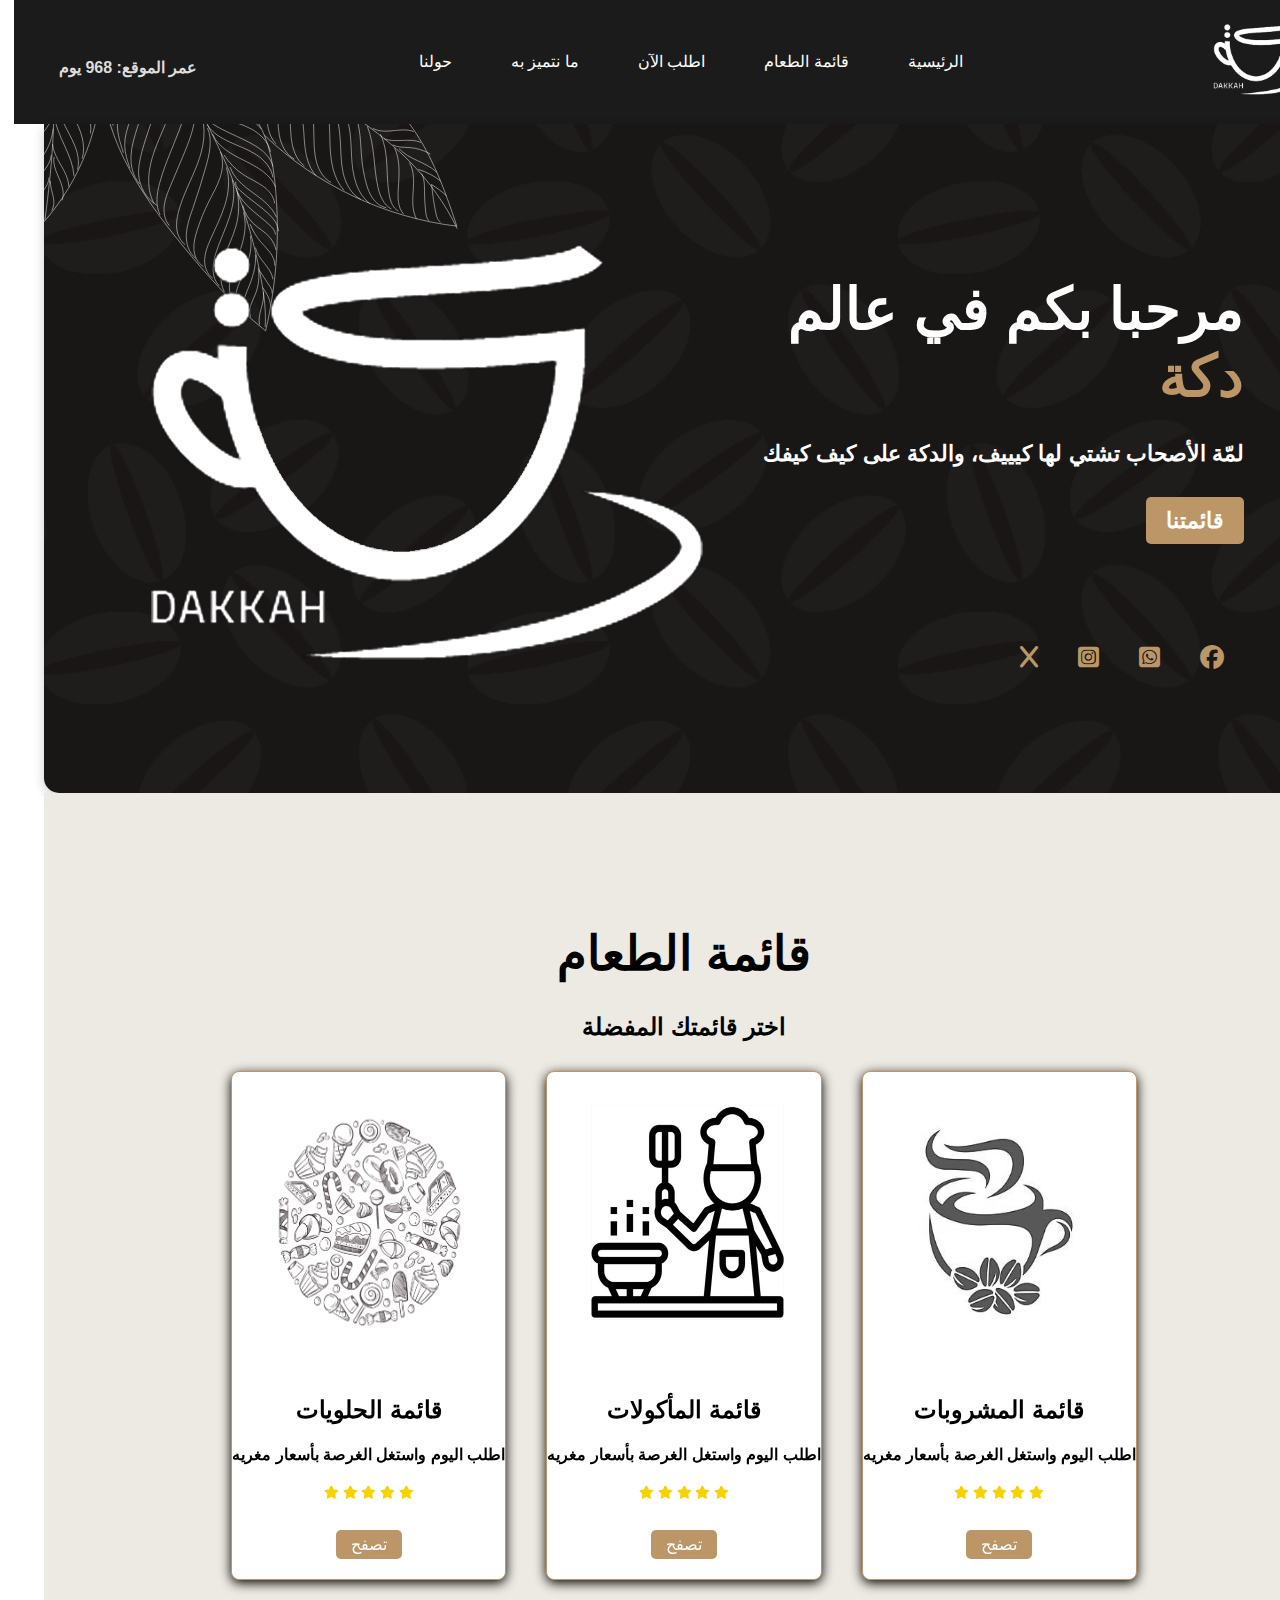
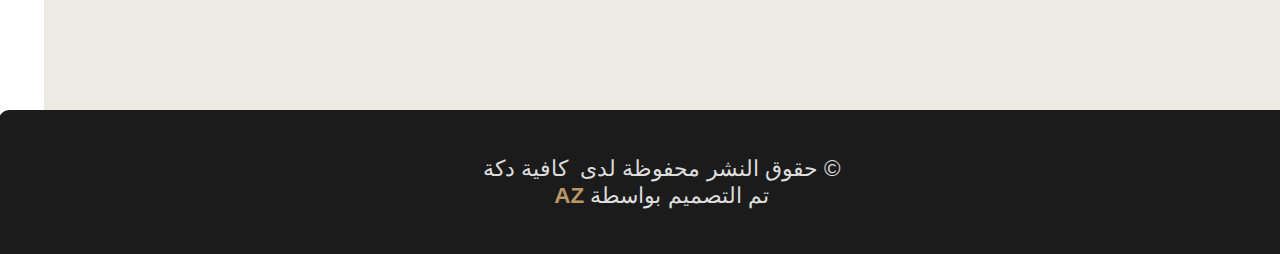
<file: index.html>
<!DOCTYPE html>
<html lang="ar" dir="rtl">
<head>
  <meta charset="UTF-8">
  <meta name="viewport" content="width=device-width, initial-scale=1.0">
  <title>Dakkah Caffee</title>
  <script src="javas.js"></script>
  <link rel="stylesheet" href="style.css">
  <link rel="stylesheet" href="https://cdnjs.cloudflare.com/ajax/libs/font-awesome/6.4.2/css/all.min.css">
</head>
<body>
  <header class="navbar" id="navbar">
    <a href="index.html" id="logo">
      <img src="images/dakka.png" alt=" الموقع">
    </a>
    <div class="navbar-nav">
      <ul class="navbar-nav">
        <li><a href="index.html"><h2>الرئيسية</h2></a></li>

        <li class="dropdown">
          <span>قائمة الطعام</span>
          <ul class="dropdown-content" >
            <li><a href="drinks.html">المشروبات</a></li>
            <li><a href="foods.html">المأكولات</a></li>
            <li><a href="sweets.html">الحلويات</a></li>
          </ul>
        </li>
        
        <li><a href="order.html"><h2>اطلب الآن</h2></a></li>
        <li><a href="offer.html"><h2>ما نتميز به</h2></a></li>
        <li><a href="about.html"><h2>حولنا</h2></a></li>
      </ul>
      <h4><div id="result-container"></div></h4>
    </div>
  </header>

  <section class="home">
    <div class="home-content">
      <h2>مرحبا بكم في عالم <span style="color: #bc9667;">دكة </span></h2>
      <h4>لمّة الأصحاب تشتي لها كيييف، والدكة على كيف كيفك</h4>
      <a href="#menu" id="home-btn">قائمتنا</a>
      <ul class="social-icons">
        <li><a href="https://www.facebook.com/ahmed.alzomor.7?mibextid=LQQJ4d" target="_blank"><i class="fa-brands fa-facebook"></i></a></li>
        <li><a href="http://wa.me//+967734277784" target="_blank"><i class="fa-brands fa-square-whatsapp"></i></a></li>
        <li><a href="https://instagram.com/alzomor4?igshid=MzMyNGUyNmU2YQ==" target="_blank"><i class="fa-brands fa-square-instagram"></i></a></li>
        <li><a href="https://x.com/q6la1?t=4lJ-Fzqe5gqCIKgin3eDMg&s=09" target="_blank"><i class="fa-solid fa-x"></i></a></li>
      </ul>
    </div>
    <div class="img">
      <img src="images/dakka.png" alt="صورة توضيحية">
      <br>
     
    </div>
  </section>
  

  <section class="menu" id="menu">
    <h1>قائمة الطعام</h1>
    <h2>اختر قائمتك المفضلة</h2>

    <div class="row" id="row">
      <div>
        <div class="card">
          <img src="images/dr.jpg" alt="مشروبات ">
          <div class="card-body">
            <h2> قائمة المشروبات</h2>
            <h4>اطلب اليوم واستغل الغرصة بأسعار مغريه</h4>
            <div class="rating">
                <i class="fa-solid fa-star checked"></i>
                <i class="fa-solid fa-star checked"></i>
                <i class="fa-solid fa-star checked"></i>
                <i class="fa-solid fa-star checked"></i>
                <i class="fa-solid fa-star checked"></i>
              </div>
              <a href="drinks.html" class="btn">تصفح</a>
          </div>
        </div>
      </div>

      <div>
        <div class="card">
          <img src="images/fo.png" alt="المأكولات ">
          <div class="card-body">
            <h2> قائمة المأكولات</h2>
            <h4>اطلب اليوم واستغل الغرصة بأسعار مغريه</h4>
            <div class="rating">
                <i class="fa-solid fa-star checked"></i>
                <i class="fa-solid fa-star checked"></i>
                <i class="fa-solid fa-star checked"></i>
                <i class="fa-solid fa-star checked"></i>
                <i class="fa-solid fa-star checked"></i>
              </div>
              <a href="foods.html" class="btn">تصفح</a>
          </div>
        </div>
      </div>
      <div>
        <div class="card">
          <img src="images/sw.jpg" alt="الحلويات">
          <div class="card-body">
            <h2> قائمة الحلويات</h2>
            <h4>اطلب اليوم واستغل الغرصة بأسعار مغريه</h4>
            <div class="rating">
                <i class="fa-solid fa-star checked"></i>
                <i class="fa-solid fa-star checked"></i>
                <i class="fa-solid fa-star checked"></i>
                <i class="fa-solid fa-star checked"></i>
                <i class="fa-solid fa-star checked"></i>
              </div>
              <a href="sweets.html" class="btn">تصفح</a>
          </div>
        </div>
      </div>
    </div>
  </section>

  <footer class="footer">
    <P style="text-align: center;"> 
  &copy; حقوق النشر محفوظة لدى&nbsp; 
  كافية دكة<br>
    <span>تم التصميم بواسطة <a href="http://wa.me//+967734277784" style="color:#bc9667; text-decoration: none;">
      <strong> AZ</strong></a></span>
    </P>
    
</footer>
</body>
</html>
</file>
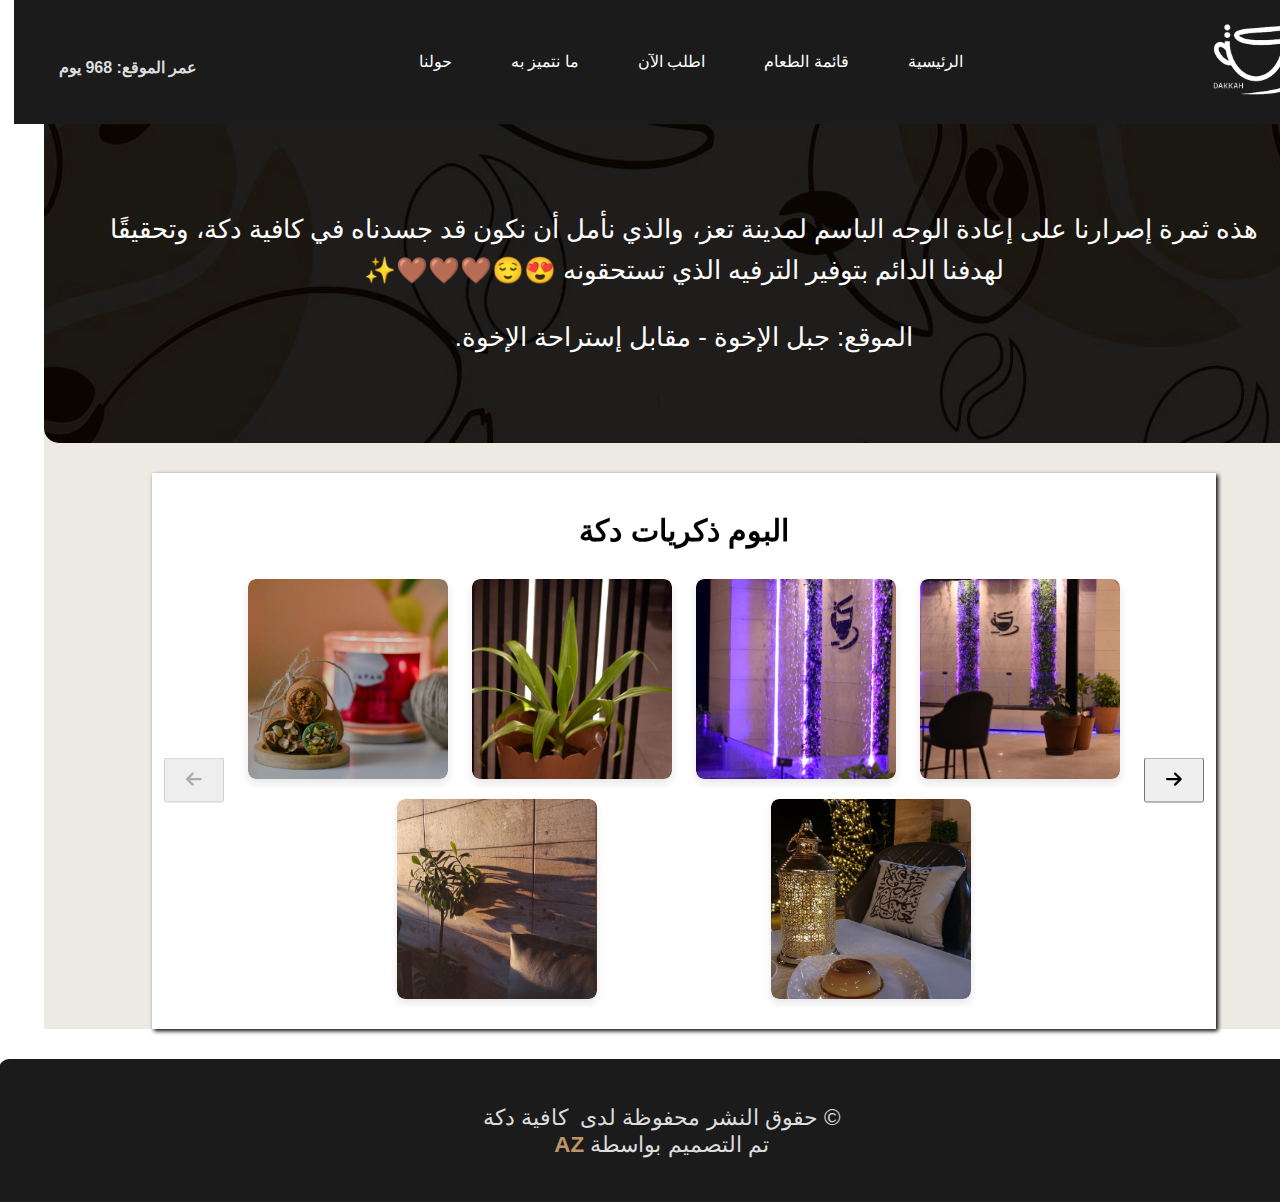
<file: about.html>
<!DOCTYPE html>
<html lang="ar" dir="rtl">
<head>
  <meta charset="UTF-8">
  <meta name="viewport" content="width=device-width, initial-scale=1.0">
  <title>Dakkah Caffee</title>
  <link rel="stylesheet" href="style.css">
  <link rel="stylesheet" href="https://cdnjs.cloudflare.com/ajax/libs/font-awesome/6.4.2/css/all.min.css">
</head>
<body>
  <header class="navbar" id="navbar">
    <a href="index.html" id="logo">
      <img src="images/dakka.png" alt=" الموقع">
    </a>
    <div class="navbar-nav">
      <ul class="navbar-nav">
        <li><a href="index.html"><h2>الرئيسية</h2></a></li>

        <li class="dropdown">
          <span>قائمة الطعام</span>
          <ul class="dropdown-content" >
            <li><a href="drinks.html">المشروبات</a></li>
            <li><a href="foods.html">المأكولات</a></li>
            <li><a href="sweets.html">الحلويات</a></li>
          </ul>
        </li>
        
        <li><a href="order.html"><h2>اطلب الآن</h2></a></li>
        <li><a href="offer.html"><h2>ما نتميز به</h2></a></li>
        <li><a href="about.html"><h2>حولنا</h2></a></li>
      </ul>
      <h4><div id="result-container"></div></h4>
    </div>
  </header>

  <main>
    <section class="about">
      <p>هذه ثمرة إصرارنا على إعادة الوجه الباسم لمدينة تعز، والذي نأمل أن نكون قد جسدناه في كافية دكة، وتحقيقًا لهدفنا الدائم بتوفير الترفيه الذي تستحقونه 😍😌🤎🤎🤎✨</p>
      <p> الموقع: جبل الإخوة - مقابل إستراحة الإخوة.</p>
    </section>
    <section class="gallery">
      <h1>البوم ذكريات دكة</h1>
      <div class="container">
        <div class="gallery-items">
          <div class="gallery-item">
            <img src="img/1.jpg" alt="صورة 1">
          </div>
          <div class="gallery-item">
            <img src="img/2.jpg" alt="صورة 2">
          </div>
          <div class="gallery-item">
            <img src="img/3.jpg" alt="صورة 3">
          </div>
          <div class="gallery-item">
            <img src="img/4.jpg" alt="صورة 4">
          </div>
          <div class="gallery-item">
            <img src="img/5.jpg" alt="صورة 5">
          </div>
          <div class="gallery-item">
            <img src="img/6.jpg" alt="صورة 6">
          </div>
          <div class="gallery-item">
            <img src="img/7.jpg" alt="صورة 7">
          </div>
          <div class="gallery-item">
            <img src="img/8.jpg" alt="صورة 8">
          </div>
          <div class="gallery-item">
            <img src="img/9.jpg" alt="صورة 9">
          </div>
          <div class="gallery-item">
            <img src="img/10.jpg" alt="صورة 10">
          </div>
          <div class="gallery-item">
            <img src="img/11.jpg" alt="صورة 11">
          </div>
          <div class="gallery-item">
            <img src="img/12.jpg" alt="صورة 12">
          </div>
          <div class="gallery-item">
            <img src="img/13.jpg" alt="صورة 13">
          </div>
          <div class="gallery-item">
            <img src="img/14.jpg" alt="صورة 14">
          </div>
          <div class="gallery-item">
            <img src="img/15.jpg" alt="صورة 15">
          </div>
          <div class="gallery-item">
            <img src="img/16.jpg" alt="صورة 16">
          </div>
          <div class="gallery-item">
            <img src="img/17.jpg" alt="صورة 17">
          </div>
          <div class="gallery-item">
            <img src="img/18.jpg" alt="صورة 18">
          </div>
          <div class="gallery-item">
            <img src="img/19.jpg" alt="صورة 19">
          </div>
          <div class="gallery-item">
            <img src="img/20.jpg" alt="صورة 20">
          </div>
          <div class="gallery-item">
            <img src="img/21.jpg" alt="صورة 21">
          </div>
          <div class="gallery-item">
            <img src="img/22.jpg" alt="صورة 22">
          </div>
          <div class="gallery-item">
            <img src="img/23.jpg" alt="صورة 23">
          </div>
          <div class="gallery-item">
            <img src="img/24.jpg" alt="صورة 24">
          </div>
          <div class="gallery-item">
            <img src="img/25.jpg" alt="صورة 25">
          </div>
          <div class="gallery-item">
            <img src="img/26.jpg" alt="صورة 26">
          </div>
          <div class="gallery-item">
            <img src="img/27.jpg" alt="صورة 27">
          </div>
          <div class="gallery-item">
            <img src="img/28.jpg" alt="صورة 28">
          </div>
          <div class="gallery-item">
            <img src="img/29.jpg" alt="صورة 29">
          </div>
          <div class="gallery-item">
            <img src="img/30.jpg" alt="صورة 30">
          </div>
          <div class="gallery-item">
            <img src="img/31.jpg" alt="صورة 31">
          </div>
          <div class="gallery-item">
            <img src="img/32.jpg" alt="صورة 32">
          </div>
          <div class="gallery-item">
            <img src="img/33.jpg" alt="صورة 33">
          </div>
          <div class="gallery-item">
            <img src="img/34.jpg" alt="صورة 34">
          </div>
          <div class="gallery-item">
            <img src="img/35.jpg" alt="صورة 35">
          </div>
          <div class="gallery-item">
            <img src="img/36.jpg" alt="صورة 36">
          </div>
          <div class="gallery-item">
            <img src="img/37.jpg" alt="صورة 37">
          </div>
          <div class="gallery-item">
            <img src="img/38.jpg" alt="صورة 38">
          </div>
          <div class="gallery-item">
            <img src="img/39.jpg" alt="صورة 39">
          </div>
          <div class="gallery-item">
            <img src="img/40.jpg" alt="صورة 40">
          </div>
          <div class="gallery-item">
            <img src="img/41.jpg" alt="صورة 41">
          </div>
          <div class="gallery-item">
            <img src="img/42.jpg" alt="صورة 42">
          </div>
          <div class="gallery-item">
            <img src="img/43.jpg" alt="صورة 43">
          </div>
          <div class="gallery-item">
            <img src="img/44.jpg" alt="صورة 44">
          </div>

        </div>
        <div class="gallery-controls">
          <button class="next" onclick="scrollGallery(1)"><i class="fa-solid fa-arrow-right"></i></button>
          <button class="prev" onclick="scrollGallery(-1)"><i class="fa-solid fa-arrow-left"></i></button>
          
        </div>
      </div>
    </section>
  </main>
  
<footer class="footer">
  <P style="text-align: center;"> 
&copy; حقوق النشر محفوظة لدى&nbsp; 
كافية دكة<br>
  <span>تم التصميم بواسطة <a href="http://wa.me//+967734277784" style="color:#bc9667; text-decoration: none;">
    <strong> AZ</strong></a></span>
  </P>
  
</footer>
      <script src="javas.js"></script>
</body>
</html>
</file>
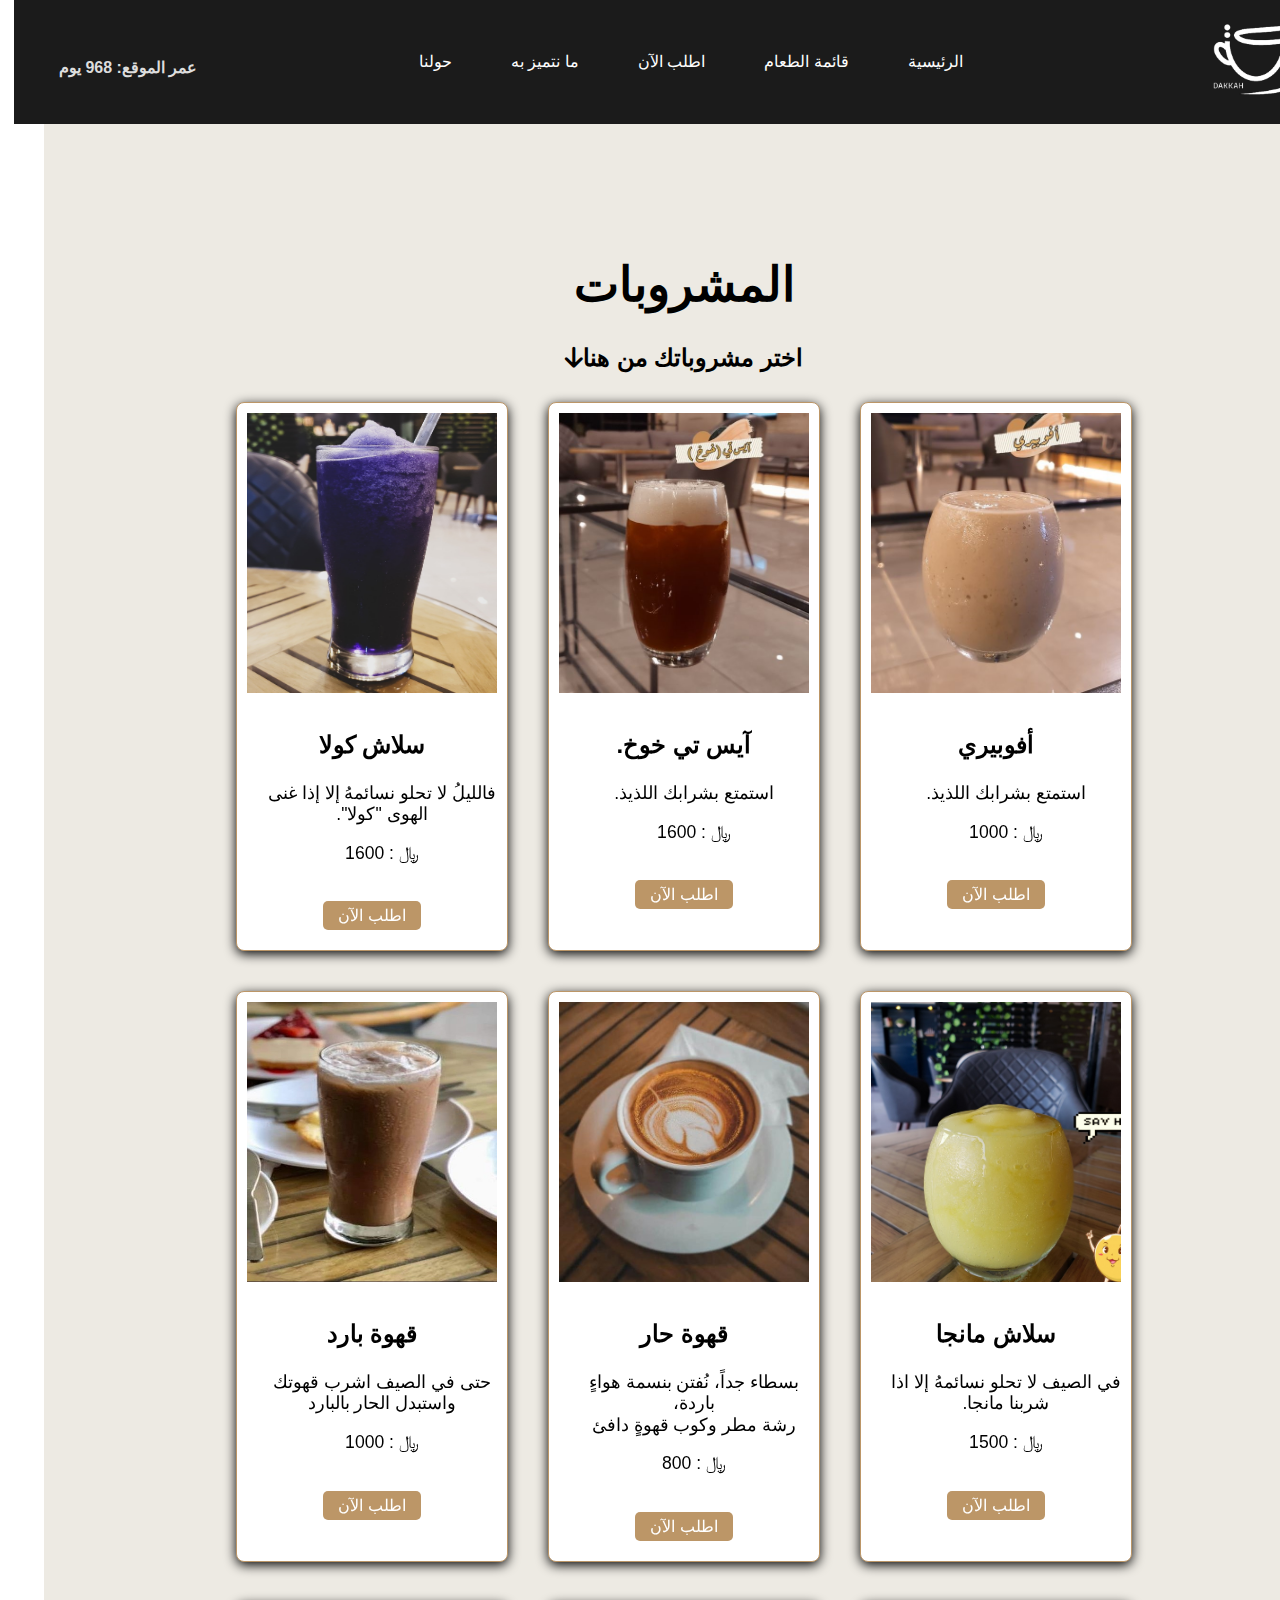
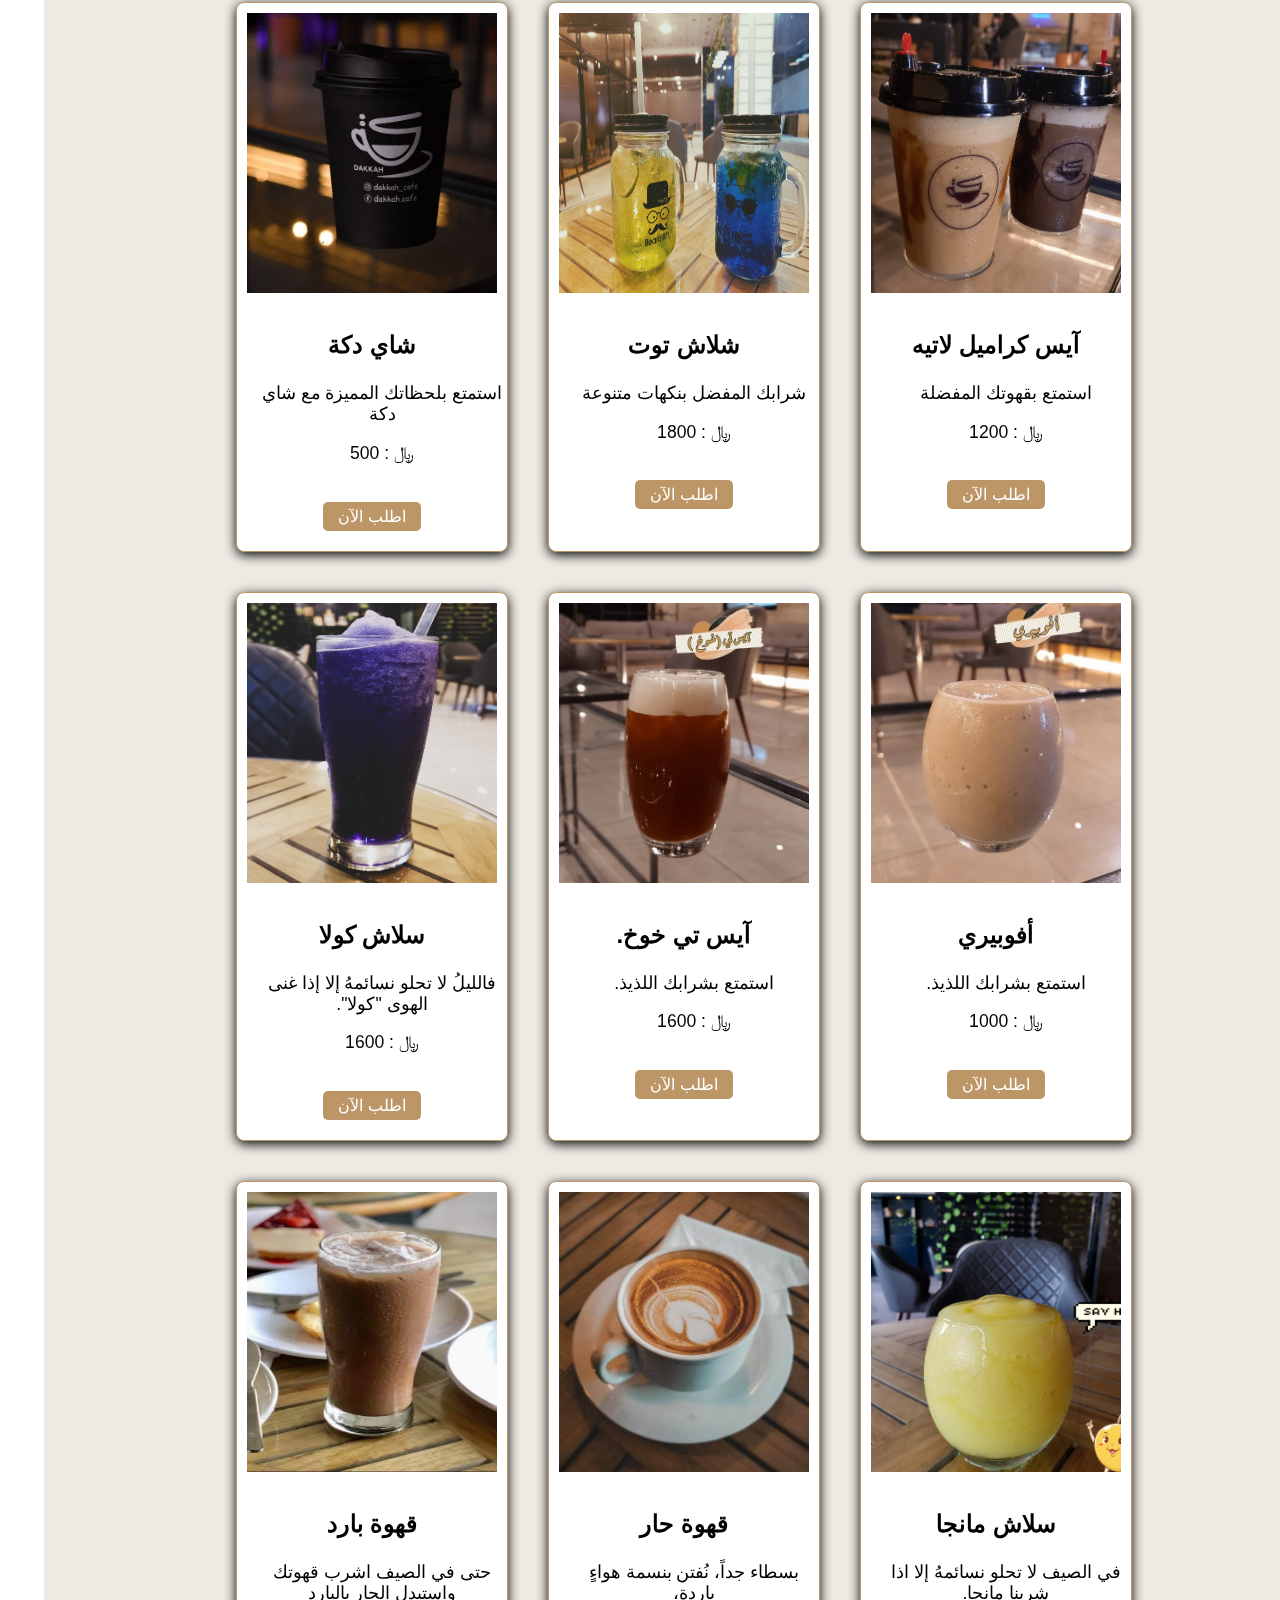
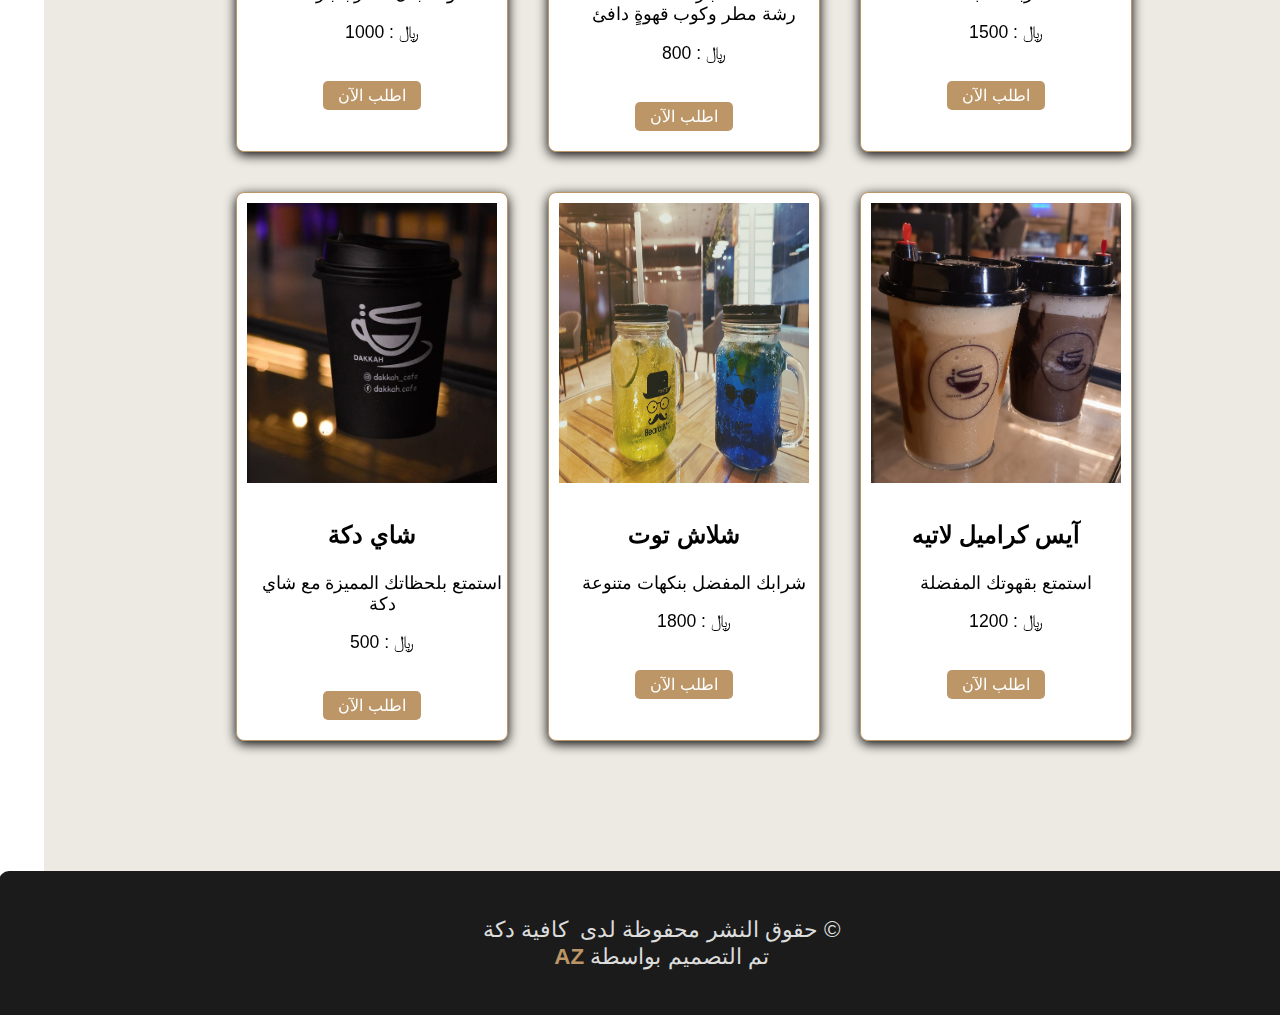
<file: drinks.html>
<!DOCTYPE html>
<html lang="ar" dir="rtl">
<head>
  <meta charset="UTF-8">
  <meta name="viewport" content="width=device-width, initial-scale=1.0">
  <title>Dakkah Caffee</title>
  <script src="javas.js"></script>
  <link rel="stylesheet" href="style.css">
  <link rel="stylesheet" href="https://cdnjs.cloudflare.com/ajax/libs/font-awesome/6.4.2/css/all.min.css">
</head>
<body>
  <header class="navbar" id="navbar">
    <a href="index.html" id="logo">
      <img src="images/dakka.png" alt=" الموقع">
    </a>
    <div class="navbar-nav">
      <ul class="navbar-nav">
        <li><a href="index.html"><h2>الرئيسية</h2></a></li>

        <li class="dropdown">
          <span>قائمة الطعام</span>
          <ul class="dropdown-content" >
            <li><a href="drinks.html">المشروبات</a></li>
            <li><a href="foods.html">المأكولات</a></li>
            <li><a href="sweets.html">الحلويات</a></li>
          </ul>
        </li>
        
        <li><a href="order.html"><h2>اطلب الآن</h2></a></li>
        <li><a href="offer.html"><h2>ما نتميز به</h2></a></li>
        <li><a href="about.html"><h2>حولنا</h2></a></li>
      </ul>
      <h4><div id="result-container"></div></h4>
    </div>
  </header>


  <section class="menu" id="menu">
    <h1>المشروبات</h1>
    <h2> اختر مشروباتك  من هنا<i class="fas fa-arrow-down"></i></h2>

    <div class="row" id="row">

        <div class="card">
          <img src="images/أفوبيري.jpg" alt="أفوبيري">
          <div class="card-body">
            <h3> أفوبيري</h3>
            <p>استمتع بشرابك اللذيذ.</p>
            <p>&#xFDFC; : 1000</p>
            <a href="order.html" class="btn">اطلب الآن</a>
          </div>
          </div>


          <div class="card">
            <img src="images/آيس تي خوخ.jpg" alt="  آيس تي خوخ.">
            <div class="card-body">
              <h3> آيس تي خوخ.</h3>
              <p>استمتع بشرابك اللذيذ.</p>
              <p>&#xFDFC; : 1600</p>
              <a href="order.html" class="btn">اطلب الآن</a>
            </div>
            </div>

            <div class="card">
              <img src="images/كولا.jpg" alt="كولا">
              <div class="card-body">
                <h3> سلاش كولا</h3>
                <p>  فالليلُ لا تحلو نسائمهُ إلا إذا غنى الهوى "كولا".</p>
                <p>&#xFDFC; : 1600</p>
                <a href="order.html" class="btn">اطلب الآن</a>
              </div>
              </div>

              <div class="card">
                <img src="images/سلاش مانجا.jpg" alt="مانجا">
                <div class="card-body">
                  <h3> سلاش مانجا</h3>
                  <p>في الصيف لا تحلو نسائمهُ إلا اذا شربنا مانجا.</p>
                  <p>&#xFDFC; : 1500</p>
                  <a href="order.html" class="btn">اطلب الآن</a>
                </div>
                </div>

              <div class="card">
                <img src="images/قهوة حار.jpg" alt="قهوة">
                <div class="card-body">
                  <h3> قهوة حار</h3>
                  <p>بسطاء جداً، نُفتن بنسمة هواءٍ باردة،<br> رشة مطر وكوب قهوةٍ دافئ</p>
                  <p>&#xFDFC; : 800</p>
                  <a href="order.html" class="btn">اطلب الآن</a>
                </div>
                </div>

              <div class="card">
                <img src="images/قهوة بارد.jpg" alt="قهوة">
                <div class="card-body">
                  <h3> قهوة بارد</h3>
                  <p> حتى في الصيف اشرب قهوتك واستبدل الحار بالبارد</p>
                   <p>&#xFDFC; : 1000</p>
                   <a href="order.html" class="btn">اطلب الآن</a>
                 </div>
                 </div>

              <div class="card">
               <img src="images/آيس كراميل لاتيه.jpg" alt="لاتيه">
               <div class="card-body">
                 <h3>آيس كراميل لاتيه</h3>
                <p> استمتع بقهوتك المفضلة</p>
                  <p>&#xFDFC; : 1200</p>
                 <a href="order.html" class="btn">اطلب الآن</a>
               </div>
                </div>
            
            <div class="card">
              <img src="images/شلاش توت.jpg" alt="شلاش">
              <div class="card-body">
                <h3>شلاش توت</h3>
                <p> شرابك المفضل بنكهات متنوعة</p>
                 <p>&#xFDFC; : 1800</p>
                <a href="order.html" class="btn">اطلب الآن</a>
              </div>
               </div>

           <div class="card">
            <img src="images/tea.jpg" alt="شاي">
            <div class="card-body">
              <h3>شاي دكة</h3>
              <p>استمتع بلحظاتك المميزة مع شاي دكة</p>
               <p>&#xFDFC; : 500</p>
              <a href="order.html" class="btn">اطلب الآن</a>
            </div>
             </div>
  
     <!--تكرار المنتجات-->
     <div class="card">
      <img src="images/أفوبيري.jpg" alt="أفوبيري">
      <div class="card-body">
        <h3> أفوبيري</h3>
        <p>استمتع بشرابك اللذيذ.</p>
        <p>&#xFDFC; : 1000</p>
        <a href="order.html" class="btn">اطلب الآن</a>
      </div>
      </div>


      <div class="card">
        <img src="images/آيس تي خوخ.jpg" alt="  آيس تي خوخ.">
        <div class="card-body">
          <h3> آيس تي خوخ.</h3>
          <p>استمتع بشرابك اللذيذ.</p>
          <p>&#xFDFC; : 1600</p>
          <a href="order.html" class="btn">اطلب الآن</a>
        </div>
        </div>

        <div class="card">
          <img src="images/كولا.jpg" alt="كولا">
          <div class="card-body">
            <h3> سلاش كولا</h3>
            <p>  فالليلُ لا تحلو نسائمهُ إلا إذا غنى الهوى "كولا".</p>
            <p>&#xFDFC; : 1600</p>
            <a href="order.html" class="btn">اطلب الآن</a>
          </div>
          </div>

          <div class="card">
            <img src="images/سلاش مانجا.jpg" alt="مانجا">
            <div class="card-body">
              <h3> سلاش مانجا</h3>
              <p>في الصيف لا تحلو نسائمهُ إلا اذا شربنا مانجا.</p>
              <p>&#xFDFC; : 1500</p>
              <a href="order.html" class="btn">اطلب الآن</a>
            </div>
            </div>

          <div class="card">
            <img src="images/قهوة حار.jpg" alt="قهوة">
            <div class="card-body">
              <h3> قهوة حار</h3>
              <p>بسطاء جداً، نُفتن بنسمة هواءٍ باردة،<br> رشة مطر وكوب قهوةٍ دافئ</p>
              <p>&#xFDFC; : 800</p>
              <a href="order.html" class="btn">اطلب الآن</a>
            </div>
            </div>

          <div class="card">
            <img src="images/قهوة بارد.jpg" alt="قهوة">
            <div class="card-body">
              <h3> قهوة بارد</h3>
              <p> حتى في الصيف اشرب قهوتك واستبدل الحار بالبارد</p>
               <p>&#xFDFC; : 1000</p>
               <a href="order.html" class="btn">اطلب الآن</a>
             </div>
             </div>

          <div class="card">
           <img src="images/آيس كراميل لاتيه.jpg" alt="لاتيه">
           <div class="card-body">
             <h3>آيس كراميل لاتيه</h3>
            <p> استمتع بقهوتك المفضلة</p>
              <p>&#xFDFC; : 1200</p>
             <a href="order.html" class="btn">اطلب الآن</a>
           </div>
            </div>
        
        <div class="card">
          <img src="images/شلاش توت.jpg" alt="شلاش">
          <div class="card-body">
            <h3>شلاش توت</h3>
            <p> شرابك المفضل بنكهات متنوعة</p>
             <p>&#xFDFC; : 1800</p>
            <a href="order.html" class="btn">اطلب الآن</a>
          </div>
           </div>

       <div class="card">
        <img src="images/tea.jpg" alt="شاي">
        <div class="card-body">
          <h3>شاي دكة</h3>
          <p>استمتع بلحظاتك المميزة مع شاي دكة</p>
           <p>&#xFDFC; : 500</p>
          <a href="order.html" class="btn">اطلب الآن</a>
        </div>
         </div>  

    </div>
  </section>

  <footer class="footer">
    <P style="text-align: center;"> 
  &copy; حقوق النشر محفوظة لدى&nbsp; 
  كافية دكة<br>
    <span>تم التصميم بواسطة <a href="http://wa.me//+967734277784" style="color:#bc9667; text-decoration: none;">
      <strong> AZ</strong></a></span>
    </P>
</footer>
</body>
</html>
</file>
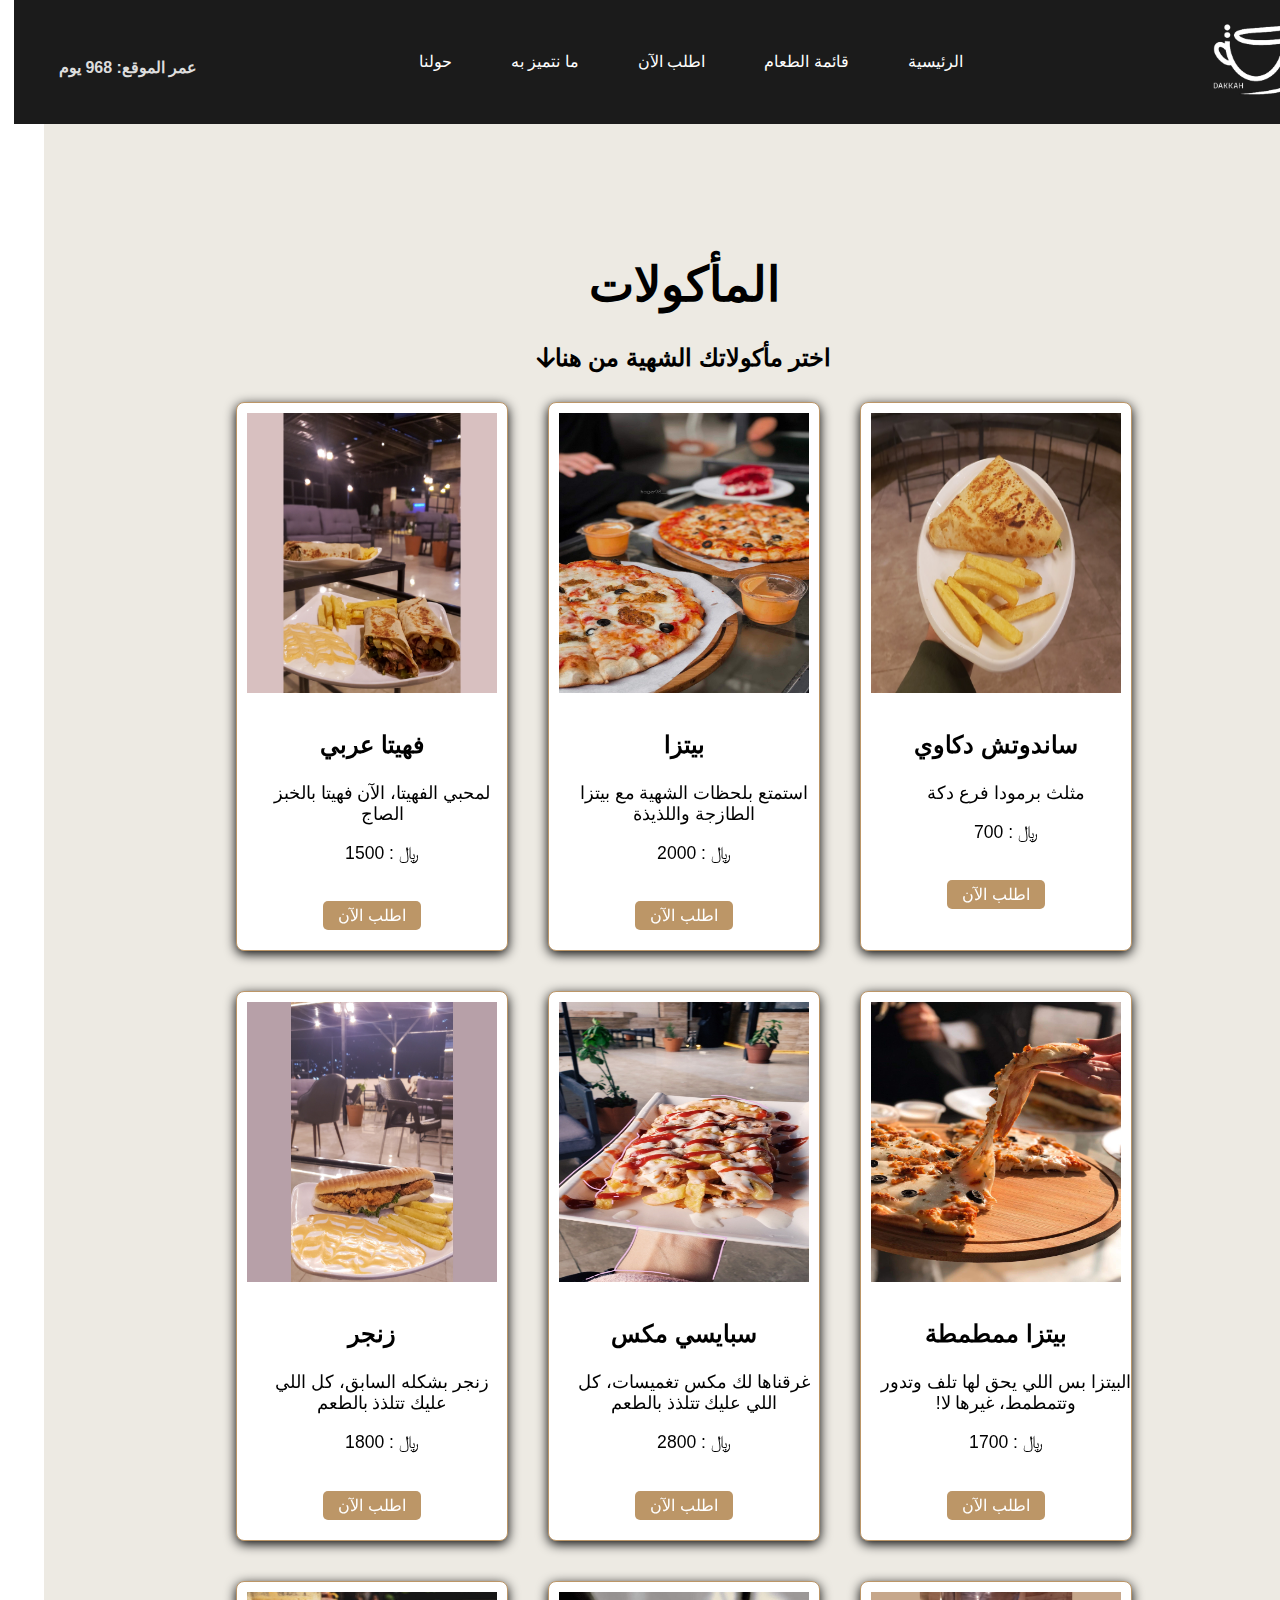
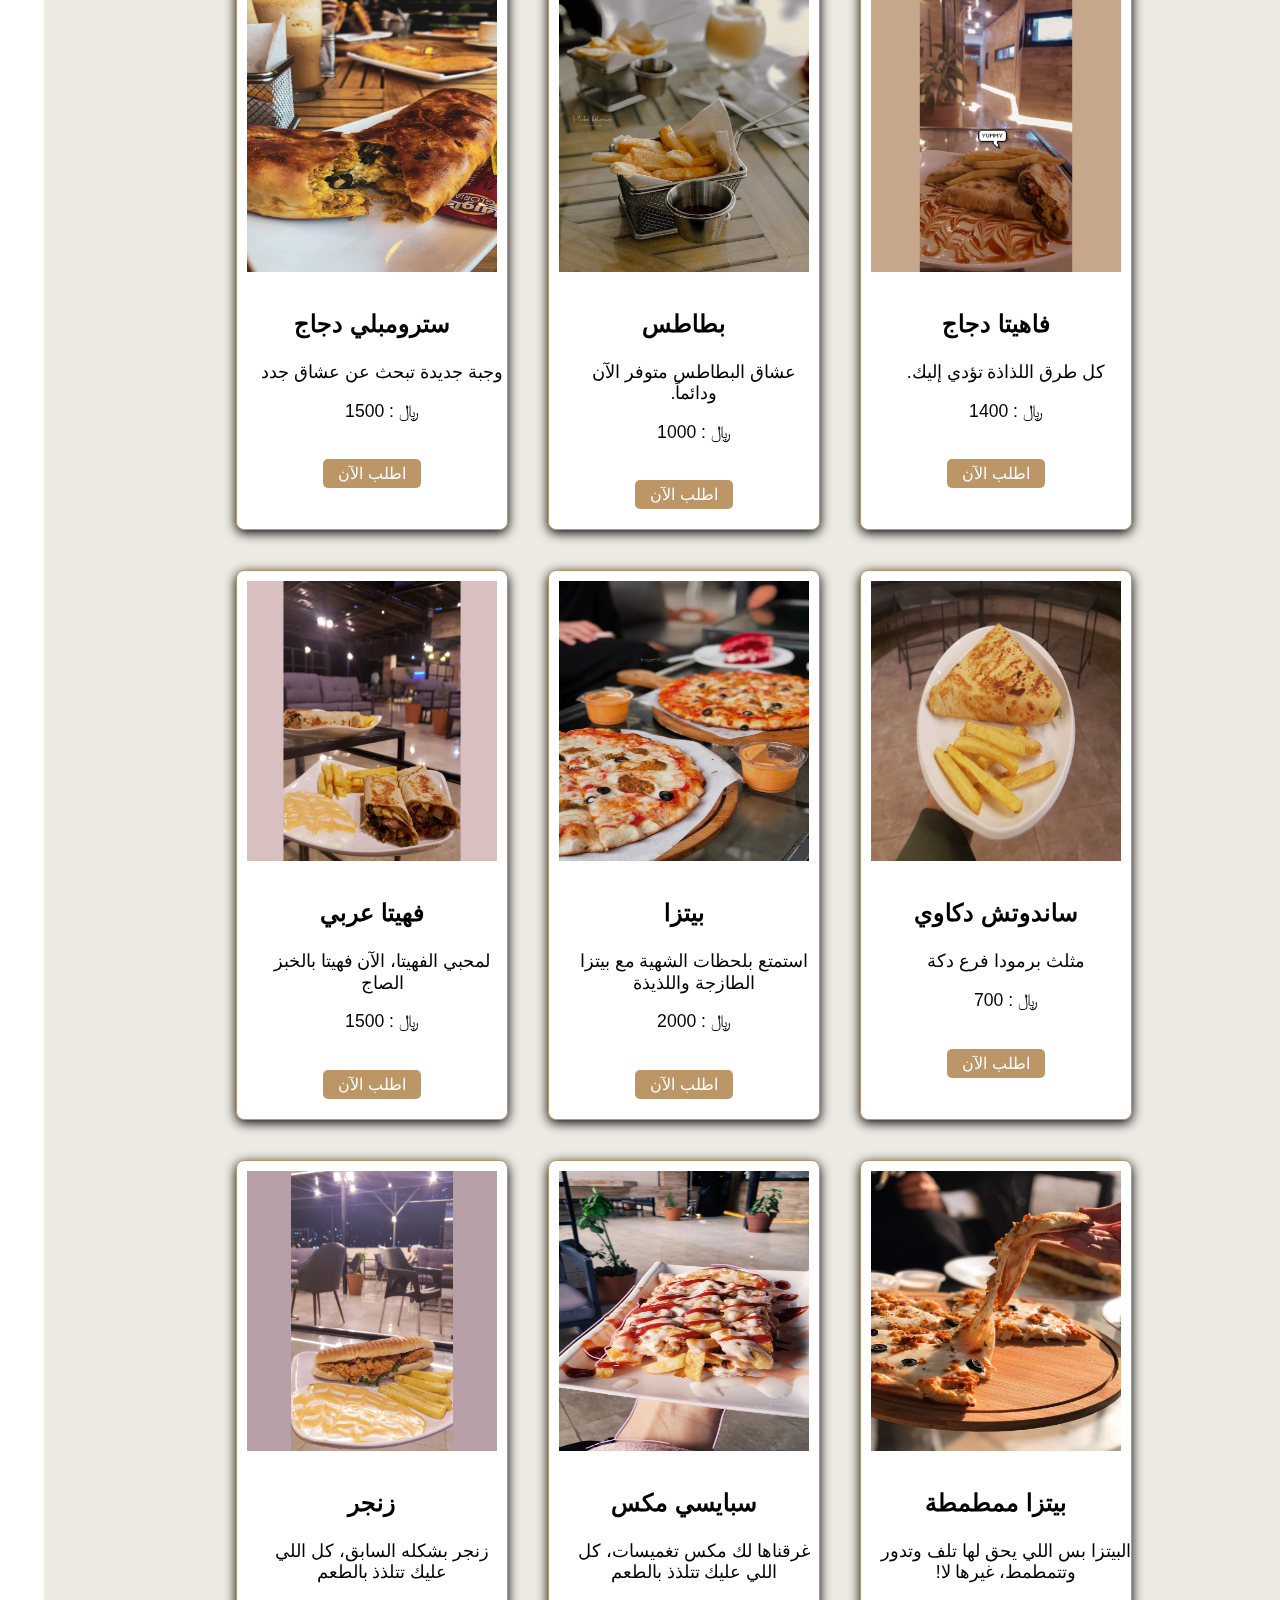
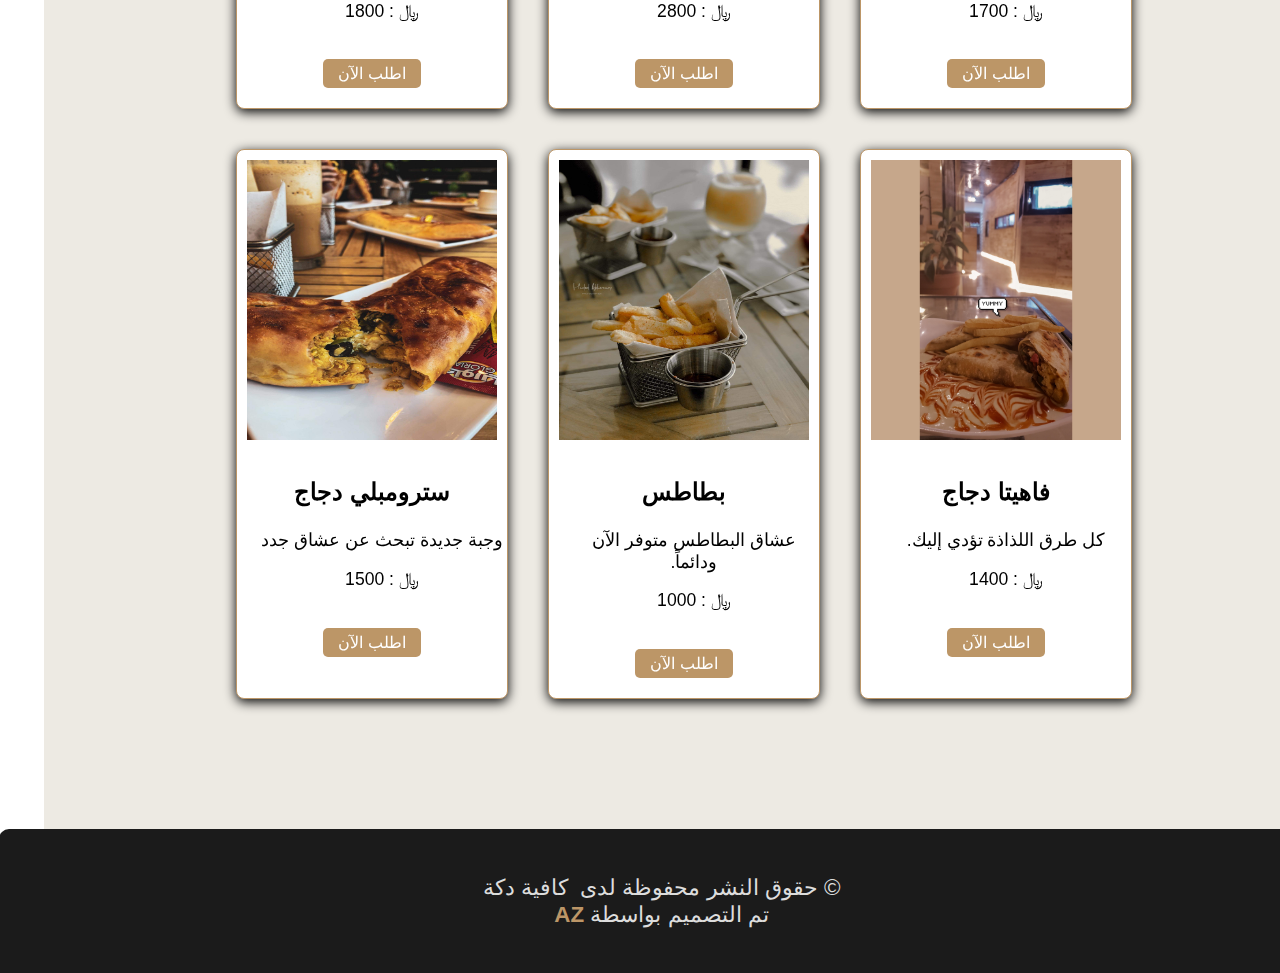
<file: foods.html>
<!DOCTYPE html>
<html lang="ar" dir="rtl">
<head>
  <meta charset="UTF-8">
  <meta name="viewport" content="width=device-width, initial-scale=1.0">
  <title>Dakkah Caffee</title>
  <script src="javas.js"></script>
  <link rel="stylesheet" href="style.css">
  <link rel="stylesheet" href="https://cdnjs.cloudflare.com/ajax/libs/font-awesome/6.4.2/css/all.min.css">
</head>
<body>
  <header class="navbar" id="navbar">
    <a href="index.html" id="logo">
      <img src="images/dakka.png" alt=" الموقع">
    </a>
    <div class="navbar-nav">
      <ul class="navbar-nav">
        <li><a href="index.html"><h2>الرئيسية</h2></a></li>

        <li class="dropdown">
          <span>قائمة الطعام</span>
          <ul class="dropdown-content" >
            <li><a href="drinks.html">المشروبات</a></li>
            <li><a href="foods.html">المأكولات</a></li>
            <li><a href="sweets.html">الحلويات</a></li>
          </ul>
        </li>
        
        <li><a href="order.html"><h2>اطلب الآن</h2></a></li>
        <li><a href="offer.html"><h2>ما نتميز به</h2></a></li>
        <li><a href="about.html"><h2>حولنا</h2></a></li>
      </ul>
      <h4><div id="result-container"></div></h4>
    </div>
  </header>


  <section class="menu" id="menu">
    <h1>المأكولات</h1>
    <h2> اختر مأكولاتك الشهية  من هنا<i class="fas fa-arrow-down"></i></h2>

    <div class="row" id="row">

        <div class="card">
          <img src="images/ساندوتش دكاوي.jpg" alt="ساندوتش دكاوي">
          <div class="card-body">
            <h3> ساندوتش دكاوي</h3>
            <p>مثلث برمودا فرع دكة</p>
            <p>&#xFDFC; : 700</p>
            <a href="order.html" class="btn">اطلب الآن</a>
          </div>
          </div>

          <div class="card">
            <img src="images/بيتزا.jpg" alt="بيتزا">
            <div class="card-body">
              <h3>بيتزا</h3>
              <p>استمتع بلحظات الشهية مع بيتزا الطازجة واللذيذة</p>
              <p>&#xFDFC; : 2000</p>
              <a href="order.html" class="btn">اطلب الآن</a>
            </div>
            </div>

            <div class="card">
              <img src="images/فهيتا عربي.jpg" alt="فهيتا">
              <div class="card-body">
                <h3>فهيتا عربي</h3>
                <p>لمحبي الفهيتا، الآن فهيتا بالخبز الصاج</p>
                <p>&#xFDFC; : 1500</p>
                <a href="order.html" class="btn">اطلب الآن</a>
              </div>
              </div>

              <div class="card">
                <img src="images/بيتزا دكاوية.jpg" alt="بيتزا">
                <div class="card-body">
                  <h3>بيتزا ممطمطة</h3>
                  <p>البيتزا بس اللي يحق لها تلف وتدور وتتمطمط، غيرها لا! </p>
                  <p>&#xFDFC; : 1700</p>
                  <a href="order.html" class="btn">اطلب الآن</a>
                </div>
                </div>

              <div class="card">
                <img src="images/سبايسي مكس.jpg" alt="سبايسي">
                <div class="card-body">
                  <h3> سبايسي مكس</h3>
                  <p>غرقناها لك مكس تغميسات، كل اللي عليك تتلذذ بالطعم </p>
                  <p>&#xFDFC; : 2800</p>
                  <a href="order.html" class="btn">اطلب الآن</a>
                </div>
                </div>

                <div class="card">
                  <img src="images/زنجر.jpg" alt="زنجر">
                  <div class="card-body">
                    <h3>زنجر</h3>
                    <p>زنجر بشكله السابق، كل اللي عليك تتلذذ بالطعم </p>
                    <p>&#xFDFC; : 1800</p>
                    <a href="order.html" class="btn">اطلب الآن</a>
                  </div>
                  </div>

              <div class="card">
                <img src="images/دجاج.jpg" alt="قهوة">
                <div class="card-body">
                  <h3>فاهيتا دجاج</h3>
                  <p>كل طرق اللذاذة تؤدي إليك. </p>
                   <p>&#xFDFC; : 1400</p>
                   <a href="order.html" class="btn">اطلب الآن</a>
                 </div>
                 </div>

              <div class="card">
               <img src="images/بطاطس.jpg" alt="بطاطس">
               <div class="card-body">
                 <h3>بطاطس</h3>
                <p> عشاق البطاطس متوفر الآن ودائماً.</p>
                  <p>&#xFDFC; : 1000</p>
                 <a href="order.html" class="btn">اطلب الآن</a>
               </div>
                </div>
            
            <div class="card">
              <img src="images/سترومبلي دجاج.jpg" alt="دجاج">
              <div class="card-body">
                <h3>سترومبلي دجاج</h3>
                <p> وجبة جديدة تبحث عن عشاق جدد</p>
                 <p>&#xFDFC; : 1500</p>
                <a href="order.html" class="btn">اطلب الآن</a>
              </div>
               </div>

      <!--تكرار المنتجات-->
      <div class="card">
        <img src="images/ساندوتش دكاوي.jpg" alt="ساندوتش دكاوي">
        <div class="card-body">
          <h3> ساندوتش دكاوي</h3>
          <p>مثلث برمودا فرع دكة</p>
          <p>&#xFDFC; : 700</p>
          <a href="order.html" class="btn">اطلب الآن</a>
        </div>
        </div>

        <div class="card">
          <img src="images/بيتزا.jpg" alt="بيتزا">
          <div class="card-body">
            <h3>بيتزا</h3>
            <p>استمتع بلحظات الشهية مع بيتزا الطازجة واللذيذة</p>
            <p>&#xFDFC; : 2000</p>
            <a href="order.html" class="btn">اطلب الآن</a>
          </div>
          </div>

          <div class="card">
            <img src="images/فهيتا عربي.jpg" alt="فهيتا">
            <div class="card-body">
              <h3>فهيتا عربي</h3>
              <p>لمحبي الفهيتا، الآن فهيتا بالخبز الصاج</p>
              <p>&#xFDFC; : 1500</p>
              <a href="order.html" class="btn">اطلب الآن</a>
            </div>
            </div>

            <div class="card">
              <img src="images/بيتزا دكاوية.jpg" alt="بيتزا">
              <div class="card-body">
                <h3>بيتزا ممطمطة</h3>
                <p>البيتزا بس اللي يحق لها تلف وتدور وتتمطمط، غيرها لا! </p>
                <p>&#xFDFC; : 1700</p>
                <a href="order.html" class="btn">اطلب الآن</a>
              </div>
              </div>

            <div class="card">
              <img src="images/سبايسي مكس.jpg" alt="سبايسي">
              <div class="card-body">
                <h3> سبايسي مكس</h3>
                <p>غرقناها لك مكس تغميسات، كل اللي عليك تتلذذ بالطعم </p>
                <p>&#xFDFC; : 2800</p>
                <a href="order.html" class="btn">اطلب الآن</a>
              </div>
              </div>

              <div class="card">
                <img src="images/زنجر.jpg" alt="زنجر">
                <div class="card-body">
                  <h3>زنجر</h3>
                  <p>زنجر بشكله السابق، كل اللي عليك تتلذذ بالطعم </p>
                  <p>&#xFDFC; : 1800</p>
                  <a href="order.html" class="btn">اطلب الآن</a>
                </div>
                </div>

            <div class="card">
              <img src="images/دجاج.jpg" alt="قهوة">
              <div class="card-body">
                <h3>فاهيتا دجاج</h3>
                <p>كل طرق اللذاذة تؤدي إليك. </p>
                 <p>&#xFDFC; : 1400</p>
                 <a href="order.html" class="btn">اطلب الآن</a>
               </div>
               </div>

            <div class="card">
             <img src="images/بطاطس.jpg" alt="بطاطس">
             <div class="card-body">
               <h3>بطاطس</h3>
              <p> عشاق البطاطس متوفر الآن ودائماً.</p>
                <p>&#xFDFC; : 1000</p>
               <a href="order.html" class="btn">اطلب الآن</a>
             </div>
              </div>
          
          <div class="card">
            <img src="images/سترومبلي دجاج.jpg" alt="دجاج">
            <div class="card-body">
              <h3>سترومبلي دجاج</h3>
              <p> وجبة جديدة تبحث عن عشاق جدد</p>
               <p>&#xFDFC; : 1500</p>
              <a href="order.html" class="btn">اطلب الآن</a>
            </div>
             </div>
    </div>
  </section>

  <footer class="footer">
    <P style="text-align: center;"> 
  &copy; حقوق النشر محفوظة لدى&nbsp; 
  كافية دكة<br>
    <span>تم التصميم بواسطة <a href="http://wa.me//+967734277784" style="color:#bc9667; text-decoration: none;">
      <strong> AZ</strong></a></span>
    </P>
</footer>
</body>
</html>
</file>
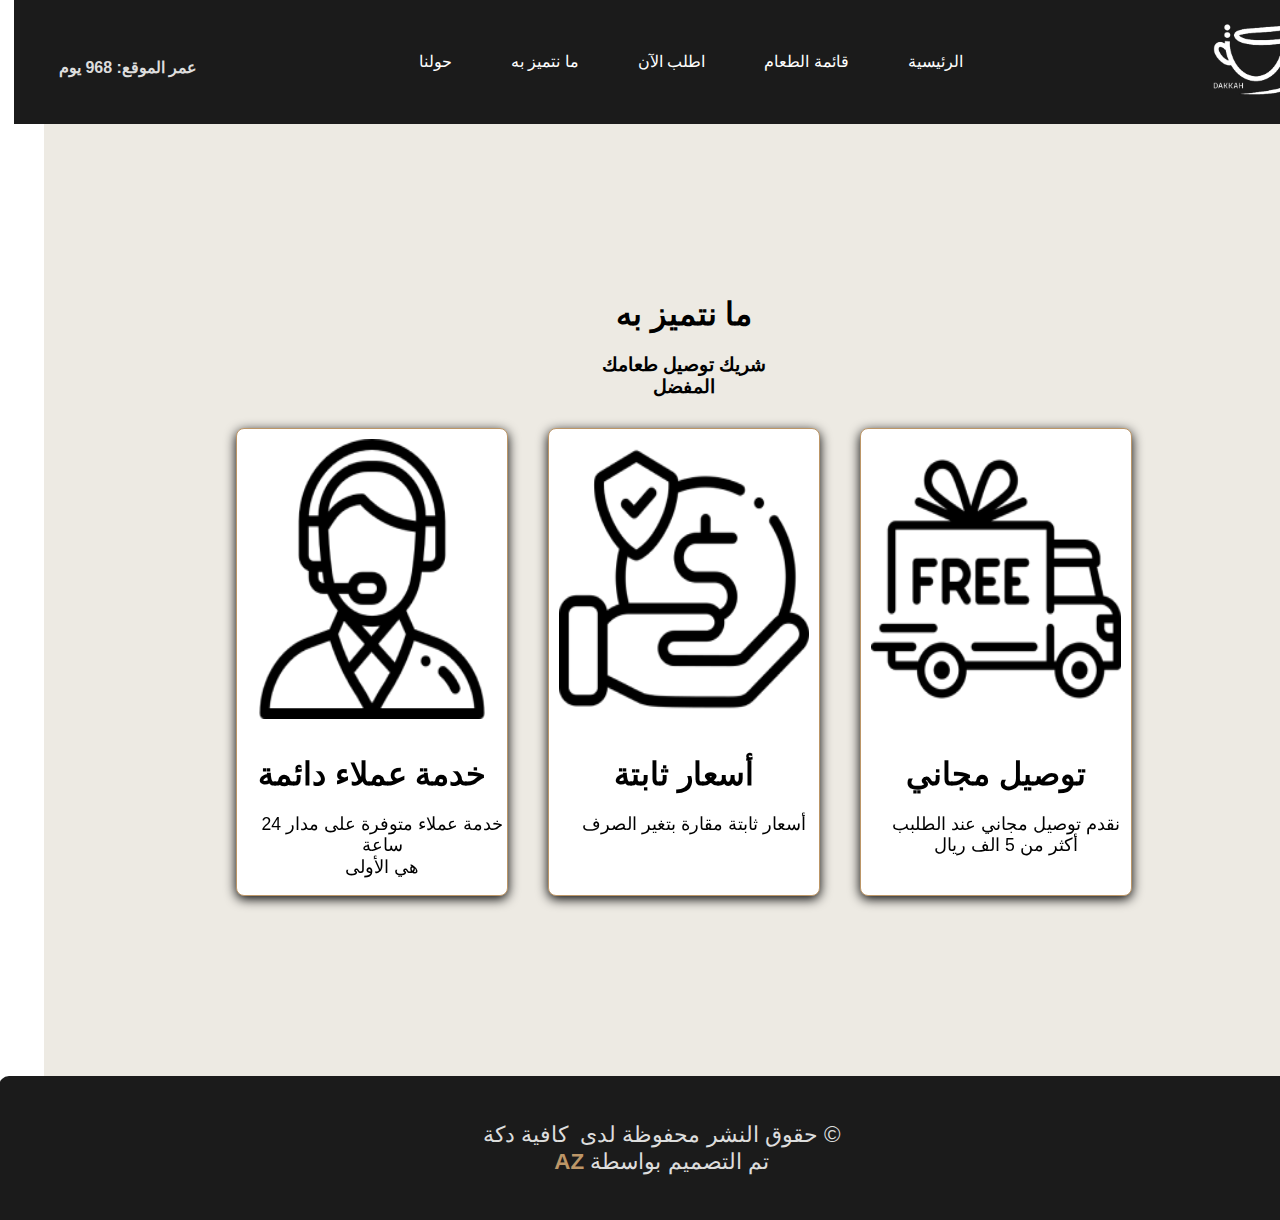
<file: offer.html>
<!DOCTYPE html>
<html lang="ar" dir="rtl">
<head>
  <meta charset="UTF-8">
  <meta name="viewport" content="width=device-width, initial-scale=1.0">
  <title>Dakkah Caffee</title>
  <script src="javas.js"></script>
  <link rel="stylesheet" href="style.css">
  <link rel="stylesheet" href="https://cdnjs.cloudflare.com/ajax/libs/font-awesome/6.4.2/css/all.min.css">
</head>
<body>
  <header class="navbar" id="navbar">
    <a href="index.html" id="logo">
      <img src="images/dakka.png" alt=" الموقع">
    </a>
    <div class="navbar-nav">
      <ul class="navbar-nav">
        <li><a href="index.html"><h2>الرئيسية</h2></a></li>

        <li class="dropdown">
          <span>قائمة الطعام</span>
          <ul class="dropdown-content" >
            <li><a href="drinks.html">المشروبات</a></li>
            <li><a href="foods.html">المأكولات</a></li>
            <li><a href="sweets.html">الحلويات</a></li>
          </ul>
        </li>
        
        <li><a href="order.html"><h2>اطلب الآن</h2></a></li>
        <li><a href="offer.html"><h2>ما نتميز به</h2></a></li>
        <li><a href="about.html"><h2>حولنا</h2></a></li>
      </ul>
      <h4><div id="result-container"></div></h4>
    </div>
  </header>
 
  <div class="top-section">
    <h1> ما نتميز به</h1>
    <h3>شريك توصيل طعامك <br> المفضل</h3>
    <div class="row">

        <div class="card">
          <img src="./images/service-1.png" alt="">
          <div class="card-body">
            <h1>توصيل مجاني</h1>
            <p>نقدم توصيل مجاني عند الطلبب أكثر من 5 الف ريال</p>
          </div>
        </div>

        <div class="card">
          <img src="./images/service-2.png" alt="">
          <div class="card-body">
            <h1>أسعار ثابتة</h1>
            <p>أسعار ثابتة مقارة بتغير الصرف</p>
          </div>
        </div>

        <div class="card">
          <img src="./images/service-3.png" alt="">
          <div class="card-body">
            <h1>خدمة عملاء دائمة</h1>
            <p>خدمة عملاء متوفرة على مدار 24 ساعة<br> هي الأولى</p>
          </div>
        </div>
    </div>
  </div>

  <footer class="footer">
    <P style="text-align: center;"> 
  &copy; حقوق النشر محفوظة لدى&nbsp; 
  كافية دكة<br>
    <span>تم التصميم بواسطة <a href="http://wa.me//+967734277784" style="color:#bc9667; text-decoration: none;">
      <strong> AZ</strong></a></span>
    </P>
</footer>
</body>
</html>
</file>
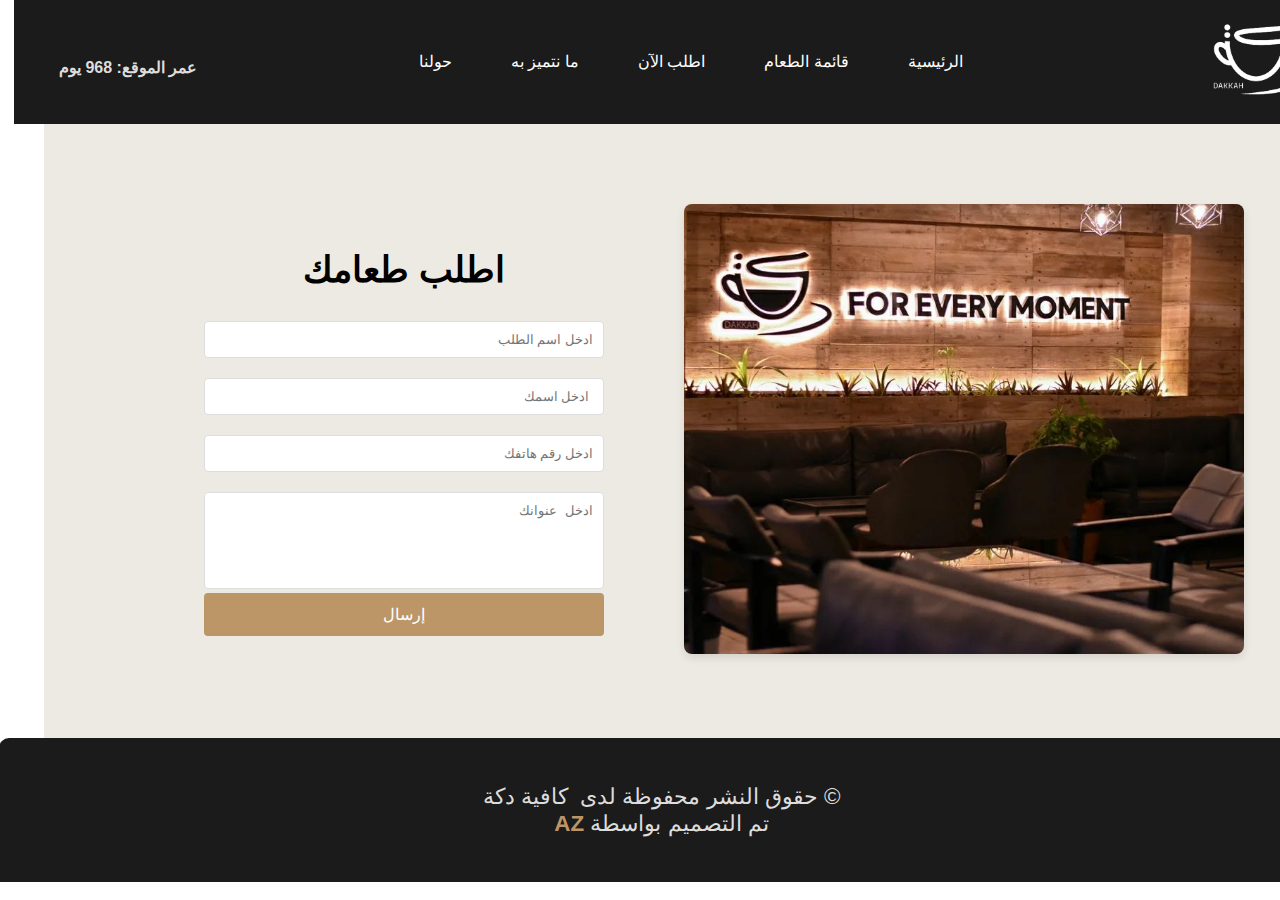
<file: order.html>
<!DOCTYPE html>
<html lang="ar" dir="rtl">
<head>
  <meta charset="UTF-8">
  <meta name="viewport" content="width=device-width, initial-scale=1.0">
  <title>Dakkah Caffee</title>
  <script src="javas.js"></script>
  <link rel="stylesheet" href="style.css">
  <link rel="stylesheet" href="https://cdnjs.cloudflare.com/ajax/libs/font-awesome/6.4.2/css/all.min.css">
</head>
<body>
  <header class="navbar" id="navbar">
    <a href="index.html" id="logo">
      <img src="images/dakka.png" alt=" الموقع">
    </a>
    <div class="navbar-nav">
      <ul class="navbar-nav">
        <li><a href="index.html"><h2>الرئيسية</h2></a></li>

        <li class="dropdown">
          <span>قائمة الطعام</span>
          <ul class="dropdown-content" >
            <li><a href="drinks.html">المشروبات</a></li>
            <li><a href="foods.html">المأكولات</a></li>
            <li><a href="sweets.html">الحلويات</a></li>
          </ul>
        </li>
        
        <li><a href="order.html"><h2>اطلب الآن</h2></a></li>
        <li><a href="offer.html"><h2>ما نتميز به</h2></a></li>
        <li><a href="about.html"><h2>حولنا</h2></a></li>
      </ul>
      <h4><div id="result-container"></div></h4>
    </div>
  </header>

   <section class="order-section" id="order">
    

    <div class="order-row">
      <div class="order-col">
        <div class="order-card">
          <img src="./images/gallery.jpg" alt="صورة الطعام">
        </div>
      </div>
      <div class="order-col">
        <h1>اطلب طعامك</h1>
        <form action="#">

          <div class="order-input">
            <input type="text" class="order" id="name" placeholder="ادخل اسم الطلب" required>
          </div>

          <div class="order-input">
            <input type="text" class="order" id="yourname" placeholder=" ادخل اسمك " required>
          </div>

          <div class="order-input">
            <input type="number" class="order" id="number" placeholder="ادخل رقم هاتفك" required>
          </div>

          <textarea class="order" id="comment" rows="5"  placeholder="ادخل عنوانك" required></textarea>

          <button type="submit"  class="order-btn">إرسال</button>

        </form>
      </div>
    </div>
  </section>
  
  <footer class="footer">
    <P style="text-align: center;"> 
  &copy; حقوق النشر محفوظة لدى&nbsp; 
  كافية دكة<br>
    <span>تم التصميم بواسطة <a href="http://wa.me//+967734277784" style="color:#bc9667; text-decoration: none;">
      <strong> AZ</strong></a></span>
    </P>
</footer>
</body>
</html>
</file>
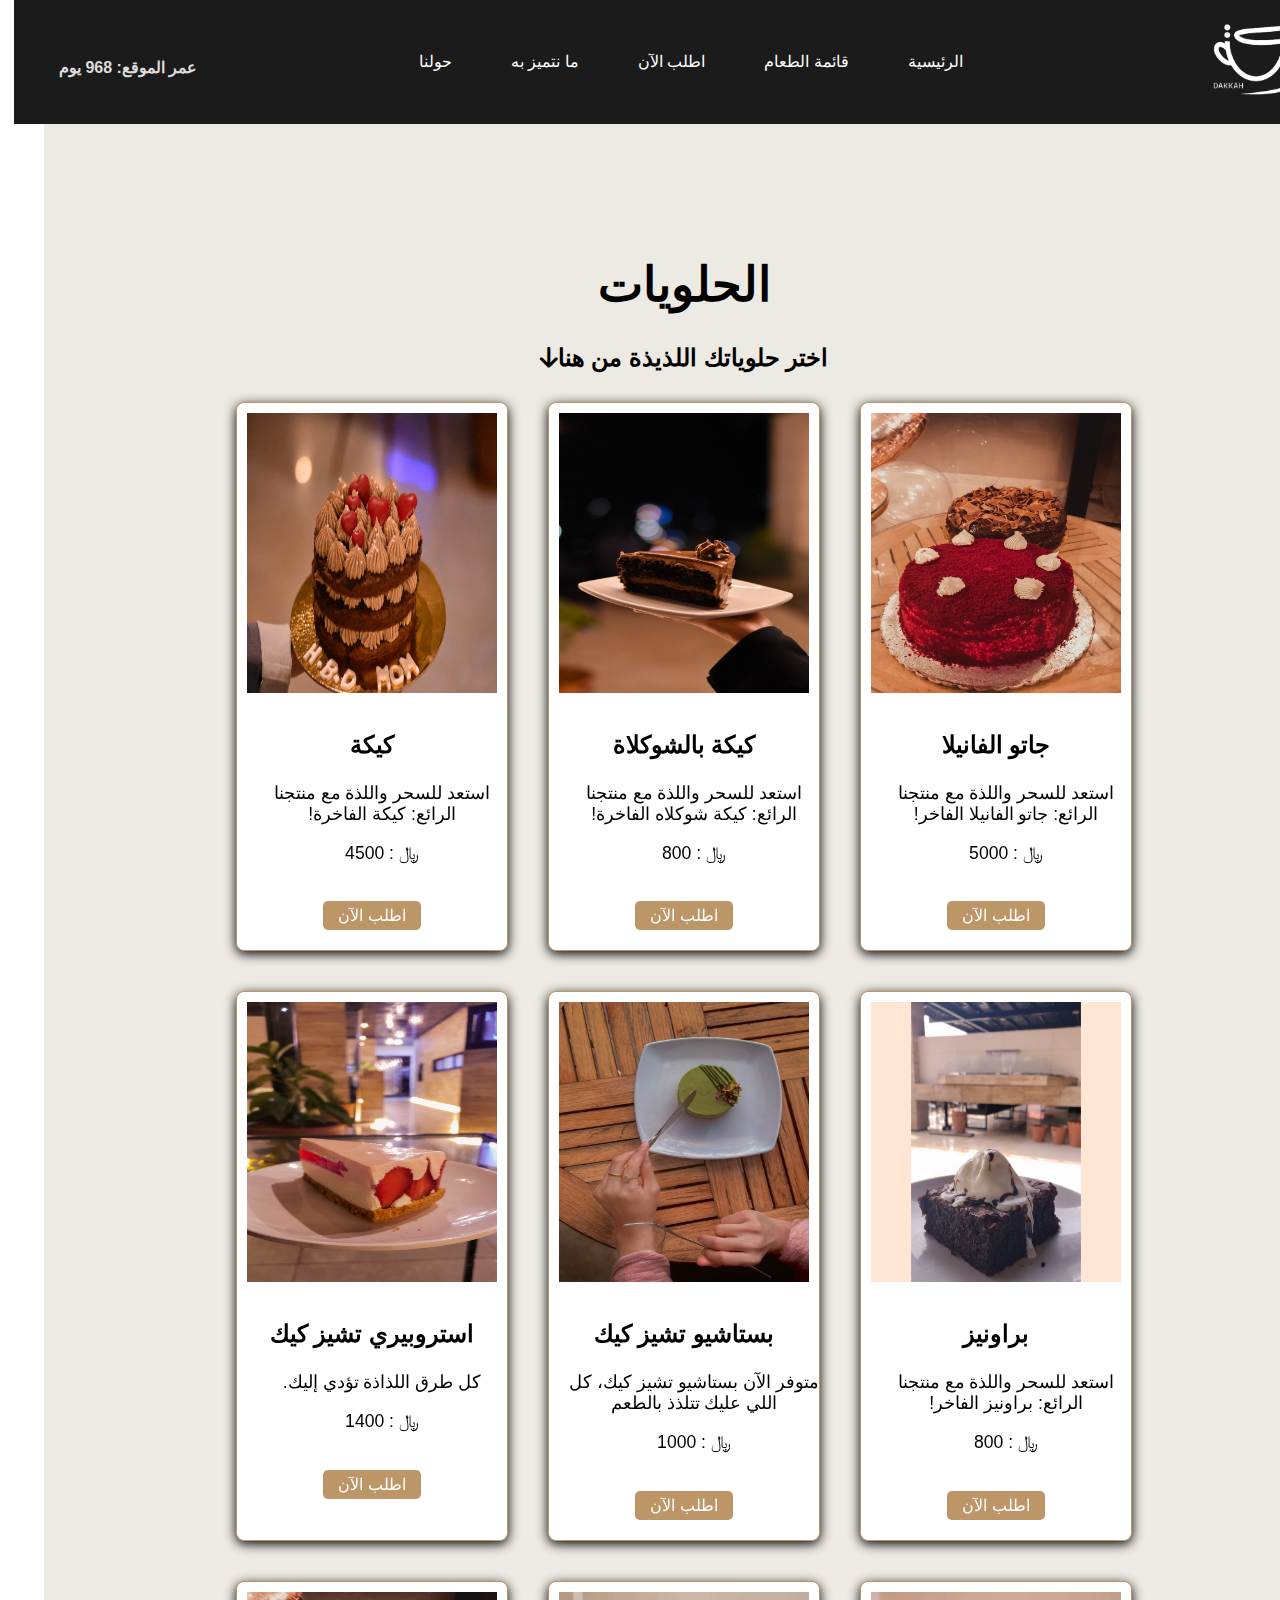
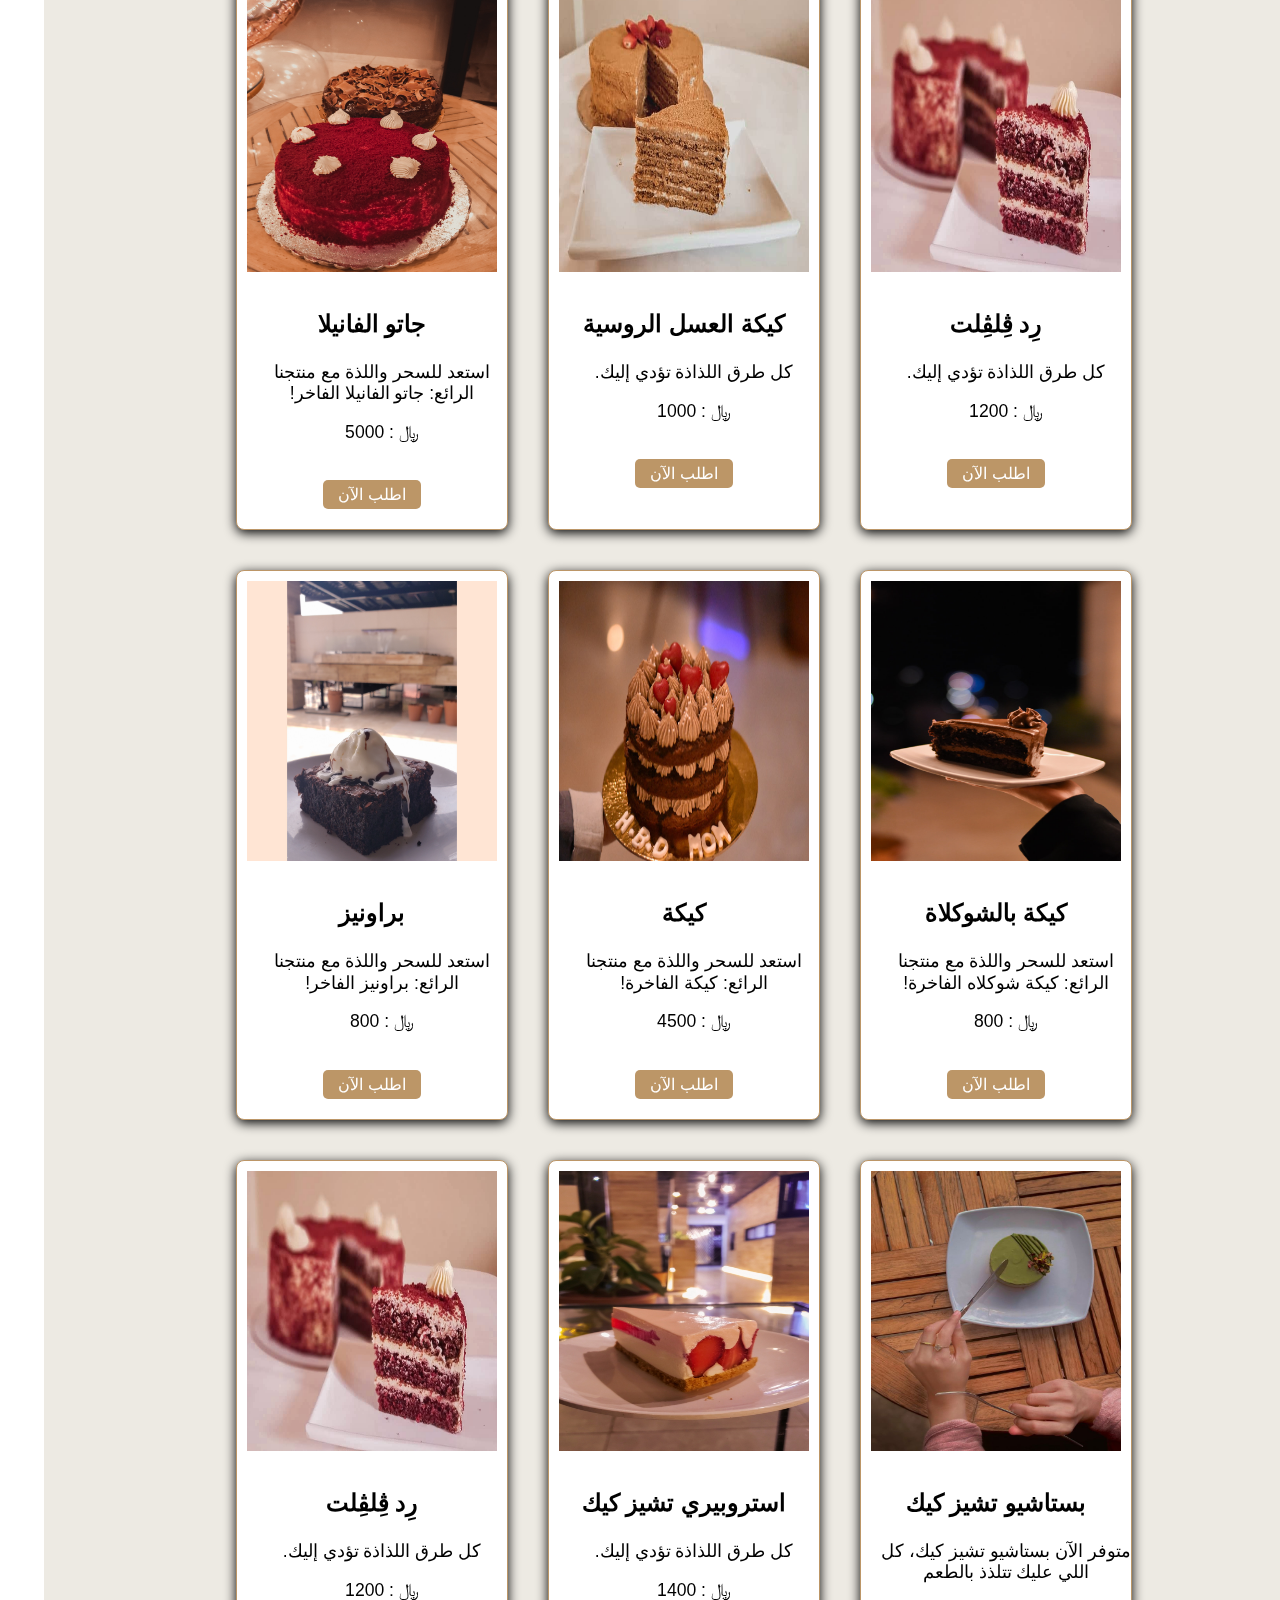
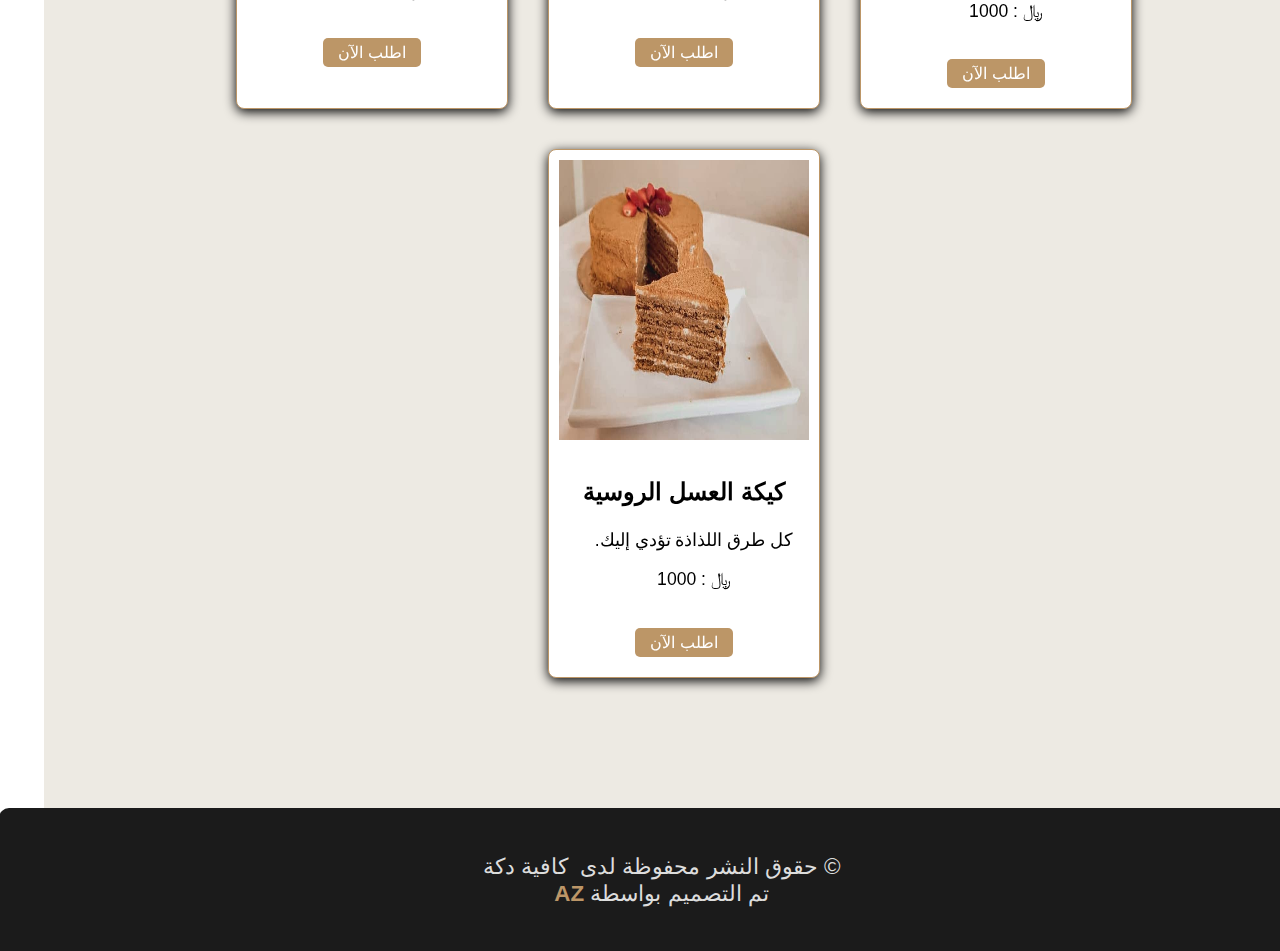
<file: sweets.html>
<!DOCTYPE html>
<html lang="ar" dir="rtl">
<head>
  <meta charset="UTF-8">
  <meta name="viewport" content="width=device-width, initial-scale=1.0">
  <title>Dakkah Caffee</title>
  <script src="javas.js"></script>
  <link rel="stylesheet" href="style.css">
  <link rel="stylesheet" href="https://cdnjs.cloudflare.com/ajax/libs/font-awesome/6.4.2/css/all.min.css">
</head>
<body>
  <header class="navbar" id="navbar">
    <a href="index.html" id="logo">
      <img src="images/dakka.png" alt=" الموقع">
    </a>
    <div class="navbar-nav">
      <ul class="navbar-nav">
        <li><a href="index.html"><h2>الرئيسية</h2></a></li>

        <li class="dropdown">
          <span>قائمة الطعام</span>
          <ul class="dropdown-content" >
            <li><a href="drinks.html">المشروبات</a></li>
            <li><a href="foods.html">المأكولات</a></li>
            <li><a href="sweets.html">الحلويات</a></li>
          </ul>
        </li>
        
        <li><a href="order.html"><h2>اطلب الآن</h2></a></li>
        <li><a href="offer.html"><h2>ما نتميز به</h2></a></li>
        <li><a href="about.html"><h2>حولنا</h2></a></li>
      </ul>
      <h4><div id="result-container"></div></h4>
    </div>
  </header>



  <section class="menu" id="menu">
    <h1>الحلويات</h1>
    <h2> اختر حلوياتك اللذيذة من هنا<i class="fas fa-arrow-down"></i></h2>

    <div class="row" id="row">

        <div class="card">
          <img src="images/جاتو احمر.jpg" alt="جاتو">
          <div class="card-body">
            <h3>جاتو الفانيلا</h3>
            <p>استعد للسحر واللذة مع منتجنا الرائع: جاتو الفانيلا الفاخر! </p>
            <p>&#xFDFC; : 5000</p>
            <a href="order.html" class="btn">اطلب الآن</a>
          </div>
          </div>

          <div class="card">
            <img src="images/كيكة.jpg" alt="كيكة">
            <div class="card-body">
              <h3>كيكة بالشوكلاة</h3>
              <p>استعد للسحر واللذة مع منتجنا الرائع: كيكة شوكلاه الفاخرة! </p>
              <p>&#xFDFC; : 800</p>
              <a href="order.html" class="btn">اطلب الآن</a>
            </div>
            </div>

            <div class="card">
              <img src="images/كيكة كاملة.jpg" alt="كيكة">
              <div class="card-body">
                <h3>كيكة </h3>
                <p>استعد للسحر واللذة مع منتجنا الرائع: كيكة الفاخرة! </p>
                <p>&#xFDFC; : 4500</p>
                <a href="order.html" class="btn">اطلب الآن</a>
              </div>
              </div>

              <div class="card">
                <img src="images/براونيز.jpg" alt="براونيز">
                <div class="card-body">
                  <h3>براونيز </h3>
                  <p>استعد للسحر واللذة مع منتجنا الرائع: براونيز الفاخر! </p>
                  <p>&#xFDFC; : 800</p>
                  <a href="order.html" class="btn">اطلب الآن</a>
                </div>
                </div>

              <div class="card">
                <img src="images/بستاشيو تشيز كيك.jpg" alt="بستاشيو تشيز كيك">
                <div class="card-body">
                  <h3>بستاشيو تشيز كيك</h3>
                  <p>متوفر الآن بستاشيو تشيز كيك، كل اللي عليك تتلذذ بالطعم </p>
                  <p>&#xFDFC; : 1000</p>
                  <a href="order.html" class="btn">اطلب الآن</a>
                </div>
                </div>

              <div class="card">
                <img src="images/استروبيري تشيز كيك.jpg" alt="استروبيري تشيز كيك">
                <div class="card-body">
                  <h3>استروبيري تشيز كيك</h3>
                  <p>كل طرق اللذاذة تؤدي إليك. </p>
                   <p>&#xFDFC; : 1400</p>
                   <a href="order.html" class="btn">اطلب الآن</a>
                 </div>
                 </div>

             <div class="card">
                  <img src="images/رِد ڤِلڤِلت.jpg" alt="رِد ڤِلڤِلت">
                 <div class="card-body">
                    <h3>رِد ڤِلڤِلت</h3>
                     <p>كل طرق اللذاذة تؤدي إليك. </p>
                    <p>&#xFDFC; : 1200</p>
                    <a href="order.html" class="btn">اطلب الآن</a>
                  </div>
                 </div>

                <div class="card">
                 <img src="images/كيكة العسل الروسية.jpg" alt="كيكة العسل الروسية">
                 <div class="card-body">
                   <h3>كيكة العسل الروسية</h3>
                   <p>كل طرق اللذاذة تؤدي إليك. </p>
                    <p>&#xFDFC; : 1000</p>
                     <a href="order.html" class="btn">اطلب الآن</a>
                   </div>
                   </div>

        <!--تكرار المنتجات-->
        <div class="card">
            <img src="images/جاتو احمر.jpg" alt="جاتو">
            <div class="card-body">
              <h3>جاتو الفانيلا</h3>
              <p>استعد للسحر واللذة مع منتجنا الرائع: جاتو الفانيلا الفاخر! </p>
              <p>&#xFDFC; : 5000</p>
              <a href="order.html" class="btn">اطلب الآن</a>
            </div>
            </div>
  
            <div class="card">
              <img src="images/كيكة.jpg" alt="كيكة">
              <div class="card-body">
                <h3>كيكة بالشوكلاة</h3>
                <p>استعد للسحر واللذة مع منتجنا الرائع: كيكة شوكلاه الفاخرة! </p>
                <p>&#xFDFC; : 800</p>
                <a href="order.html" class="btn">اطلب الآن</a>
              </div>
              </div>
  
              <div class="card">
                <img src="images/كيكة كاملة.jpg" alt="كيكة">
                <div class="card-body">
                  <h3>كيكة </h3>
                  <p>استعد للسحر واللذة مع منتجنا الرائع: كيكة الفاخرة! </p>
                  <p>&#xFDFC; : 4500</p>
                  <a href="order.html" class="btn">اطلب الآن</a>
                </div>
                </div>
  
                <div class="card">
                  <img src="images/براونيز.jpg" alt="براونيز">
                  <div class="card-body">
                    <h3>براونيز </h3>
                    <p>استعد للسحر واللذة مع منتجنا الرائع: براونيز الفاخر! </p>
                    <p>&#xFDFC; : 800</p>
                    <a href="order.html" class="btn">اطلب الآن</a>
                  </div>
                  </div>
  
                <div class="card">
                  <img src="images/بستاشيو تشيز كيك.jpg" alt="بستاشيو تشيز كيك">
                  <div class="card-body">
                    <h3>بستاشيو تشيز كيك</h3>
                    <p>متوفر الآن بستاشيو تشيز كيك، كل اللي عليك تتلذذ بالطعم </p>
                    <p>&#xFDFC; : 1000</p>
                    <a href="order.html" class="btn">اطلب الآن</a>
                  </div>
                  </div>
  
                <div class="card">
                  <img src="images/استروبيري تشيز كيك.jpg" alt="استروبيري تشيز كيك">
                  <div class="card-body">
                    <h3>استروبيري تشيز كيك</h3>
                    <p>كل طرق اللذاذة تؤدي إليك. </p>
                     <p>&#xFDFC; : 1400</p>
                     <a href="order.html" class="btn">اطلب الآن</a>
                   </div>
                   </div>
  
               <div class="card">
                    <img src="images/رِد ڤِلڤِلت.jpg" alt="رِد ڤِلڤِلت">
                   <div class="card-body">
                      <h3>رِد ڤِلڤِلت</h3>
                       <p>كل طرق اللذاذة تؤدي إليك. </p>
                      <p>&#xFDFC; : 1200</p>
                      <a href="order.html" class="btn">اطلب الآن</a>
                    </div>
                   </div>
  
                  <div class="card">
                   <img src="images/كيكة العسل الروسية.jpg" alt="كيكة العسل الروسية">
                   <div class="card-body">
                     <h3>كيكة العسل الروسية</h3>
                     <p>كل طرق اللذاذة تؤدي إليك. </p>
                      <p>&#xFDFC; : 1000</p>
                       <a href="order.html" class="btn">اطلب الآن</a>
                     </div>
                     </div>
        <!------------------------------->
    </div>
  </section>

  <footer class="footer">
    <P style="text-align: center;"> 
  &copy; حقوق النشر محفوظة لدى&nbsp; 
  كافية دكة<br>
    <span>تم التصميم بواسطة <a href="http://wa.me//+967734277784" style="color:#bc9667; text-decoration: none;">
      <strong> AZ</strong></a></span>
    </P>
</footer>
</body>
</html>
</file>
<file: style.css>
body {
    font-family: 'Arial', sans-serif;
    margin: 0;
    padding: 0;
  }

/* تنسيق الشريط العلوي */

.navbar {
    background-color: #1b1b1b;
    padding: 15px;
    display: flex;
    justify-content: space-between;
    align-items: center;
    width: 100%;
  }
  
  /* تنسيق الشعار */
  #logo img {
    width: 100px;
    height: auto;
  }
  
  /* إضافة استايل للقائمة المنسدلة */
.dropdown-content {
  display: none;
  position: absolute;
  background-color: #ffffff7a;
  padding: 20px;
  border-radius: 10px;
  box-shadow: 0 8px 16px rgba(0, 0, 0, 0.2);

}

.dropdown-content li a{
  color: #000000;
  font-size: 1.0rem;
  font-weight: bold;
  padding: 12px 16px;
  text-decoration: none;
  display: block;
}
.dropdown-content li a:hover{
  background:#bc96677a;
  border-radius: 0.4rem;
  transition: 0.2s all linear;
}

.dropdown:hover .dropdown-content {
  display: flex; /* يظهر العناصر بشكل مسلسل عند التحويل */
  flex-direction: column; /* تحديد الاتجاه إلى عمودي (تحت بعض) */
}

.dropdown span {
  text-decoration: none; 
  font-weight: bold; 
  padding: 8px 17px;
  color:#ffffff;
  font-size: 1rem;
  font-family:'Segoe UI', Tahoma, Verdana, sans-serif;
  text-transform: uppercase;
  font-weight: 500;
}

  /* تنسيق القائمة */
  .navbar-nav {
    display: flex;
    flex-grow: 1; /* يساوي 1 لتمتد القائمة على العرض المتبقي */
    align-items: center;
    list-style: none; /* إزالة نقاط القائمة */
    padding: 0; /* إزالة التباعد الداخلي للقائمة */
    justify-content: center; /* توسيع القائمة في الوسط */
  }
  
  .navbar-nav li {
    display: inline-block; /* عرض العناصر جنبًا إلى جنب */
    margin-right: 25px; /* تباعد بين العناصر */
  }
  .navbar-nav h4{
    padding: 2px 0px 0px 30px;
   
  }
  .navbar-nav li a{
    text-decoration: none;
  }
  .navbar-nav li a h2{ 
    font-weight: bold; 
    padding: 8px 17px;
    color:#ffffff;
    font-size: 1rem;
    font-family:'Segoe UI', Tahoma, Verdana, sans-serif;
    text-transform: uppercase;
    font-weight: 500;
  }
  
  
  .navbar-nav a h2:hover {
    background:#bc96677a;
    border-radius: 0.4rem;
    transition: 0.2s all linear;
  }
  
  .btn {
    display: inline-block;
    padding: 5px 15px;
    margin: 20px;
    background-color:#bc9667; /* لون خلفية الزر */
    color: #fff; /* لون النص */
    text-decoration: none;
    border-radius: 5px;
    transition: background-color 0.3s ease; /* تحويل نعومة التغيير عند التحويل */
  }
  
  .btn:hover {
    background-color:#fff; /* لون خلفية الزر عند التحويل */
    color: #000000;
  }
  #result-container {
    margin-top: 10px;
    color: #ddd;
    
}

  /* تنسيق قسم الرئيسية */
  .home {
    display: flex;
    justify-content: space-between;
    align-items: center;
    background:url(images/bg.png);
    color: #ffffff;
    padding: 80px;
    border-radius: 0px 0px 15px 15px;
    box-shadow: 0 4px 12px rgba(0, 0, 0, 0.2);
  }

  .home-content {
    max-width: 500px;
  }

  .home h2 {
    font-size: 3.6em;
    margin-bottom: 20px;
  }

  .home h4 {
    font-size: 1.4em;
    margin-bottom: 30px;
  }

  #home-btn {
    display: inline-block;
    padding: 10px 20px;
    background-color: #bc9667;
    color: #fff;
    text-decoration: none;
    font-size: 1.4em;
    font-weight: bold;
    border-radius: 5px;
    /* transition: background-color 0.3s; */
    transition: transform 0.3s ease;
  }

  #home-btn:hover {
    transform: scale(1.05);
    background-color:#fff; /* لون خلفية الزر عند التحويل */
    color: #000000;
  }

  .img {
    flex-shrink: 1;/* اذا كانت 1 يسمح بالانكماش اما 0 لا يسمح*/
  }

  .img img {
    max-width: 100%;
    height: auto;
    padding: 0px 0px 0px 0px;
  }

  .top-section {
    background-color: #edeae3;
    text-align: center;
    padding: 40px 20px;
    padding: 150px;
    
  }
  
  .social-icons {
    list-style: none;
    padding: 0;
    margin-top: 100px;
    display: flex;
    padding: 0;
    justify-content:flex-start;
  }
  
  .social-icons li {
    margin: 0 10px;
    padding: 0; 
    
  }
  .social-icons a {
    text-decoration: none;
    padding: 10px;
    color: #bc9667;
    font-size: 24px;
  }
  .social-icons i {
   
    transition: transform 0.3s ease;
  }
  
  .social-icons i:hover {
    color: #fff;
    transform: scale(1.35);
  }
  
  .row {
    display: flex;
    justify-content: center;
    margin-top: 30px;
    gap: 40px;
    flex-wrap: wrap;
    margin: 30px;
  }
  
  
  
  .card {
    background-color: #fff;
    border: 1px solid #bc9667;
    border-radius: 8px;
    overflow: hidden;
    transition: transform 0.3s ease;
    filter: drop-shadow(0px 3px 6px #000000);
  }
  
  .card:hover {
    transform: scale(1.05);
  }
  
  .card img {
    width: 250px;
    height: 280px;
    margin: 10px;
  }
  .card p{
    line-height: 1.2; 
    font-size: 1.1rem;
    max-width: 250px;
    overflow-wrap: break-word;
    text-align: center;
  }
  .card h3{
    font-size: 1.5rem;
  }
  
  .card-body {
    padding: 0px;
    text-align: center;

  
  }
  .rating {
    color: #f8d100;
    margin-bottom: 10px;
    font-size: 13px;
  }

 
  
  .menu {
    text-align: center;
    background-color: #edeae3;
    padding: 40px 20px;
    padding: 100px 5% 100px;
    
  }
  .menu h1{
    font-size: 3em;
  }

  
  .order-section {
    background-color: #edeae3;
    padding: 80px;
  }
  
  .order-col h1 {
    text-align: center;
    color: #000000;
    font-size: 36px;
    margin-bottom: 30px;
  }
  
  .order-row {
    display: flex;
    justify-content: space-around;
    align-items: center;
  }
  
  .order-col {
    flex: 1;
  }
  
  .order-card img {
    width: 100%;
    border-radius: 8px;
    box-shadow: 0 4px 8px rgba(0, 0, 0, 0.1);
  }
  
  form {
    max-width: 400px;
    margin: 0 auto;
  }
  
  .order-input {
    margin-bottom: 20px;
  }
  
  .order {
    width: 100%;
    padding: 10px;
    border: 1px solid #ddd;
    border-radius: 4px;
    box-sizing: border-box;
  }
  
  textarea {
    resize: none;
  }
  
  .order-btn {
    display: block;
    width: 100%;
    padding: 12px;
    background-color: #bc9667;
    color: #fff;
    border: none;
    border-radius: 4px;
    cursor: pointer;
    font-size: 16px;
  }
  
  .order-btn:hover {
    background-color:#fff;
    color: #bc9667;
  }
  
/* تنسيق قسم "حول" */
main{
  background-color: #edeae3;
}
.about {
  text-align: center;
  padding: 60px;
  background: url(img/bg-about.jpg);
  border-radius: 0px 0px 15px 15px;
  color: #fff;
  box-shadow: 0 4px 12px rgba(0, 0, 0, 0);
}

.about p {
  font-size: 1.6em;
  line-height: 1.6;
}


  
  /* تنسيق قسم الصور */
  .gallery {
    display: flex;
    flex-direction: column;
    align-items: center; 
    background-color: #fff;
    filter: drop-shadow(2px 2px 2px);
    width: 80%;
    margin: auto; 
    padding: 20px 20px;
    margin-bottom: 30px;
    margin-top: 30px;
  }
  .gallery h1{
    font-size: 1.9rem;
  }
  
  .container {
    width: 900px;
    margin: auto;
    position: relative;
  }
  
  .gallery-items {
    display: flex;
    flex-wrap: wrap;
    justify-content: space-evenly;

  }
  
  .gallery-item {
    width: 200px;
    height: 200px;
    margin: 10px;
    overflow: hidden;
    border-radius: 8px;
    box-shadow: 0 4px 8px rgba(0, 0, 0, 0.1);
    transition: transform 0.3s ease;
    cursor: pointer;
  }
  
  
  .gallery-item:hover {
    transform: scale(1.15);
  }
  
  .gallery-item img {
    width: 100%;
    height: 100%;
    object-fit: cover;
    border-radius: 8px;
    
  }
  
  .gallery-controls {
    position: absolute;
    top: 50%;
    left: 0;
    right: 0;
    display: flex;
    justify-content: space-between;
    transform: translateY(-70%);
  }
  
  .prev,
  .next {
    padding: 10px 20px;
    font-size: 18px;
    cursor: pointer;
    
  }
  
  .prev {
    margin-left: -70px; /* تحديد المسافة بين الزر الأيسر واللبوم */
  }
  
  .next {
    margin-right: -70px; /* تحديد المسافة بين الزر الأيمن واللبوم */
  }
  

  

  
  .footer {
    background-color: #1b1b1b;
    bottom: 0;
    text-align: center;
    color: #ddd;
    width: 100%; 
    font-size: 1.4em;
    padding: 1em;
    justify-content: center;
    border-radius: 10px 10px 0px 0px;
    
  }
</file>
